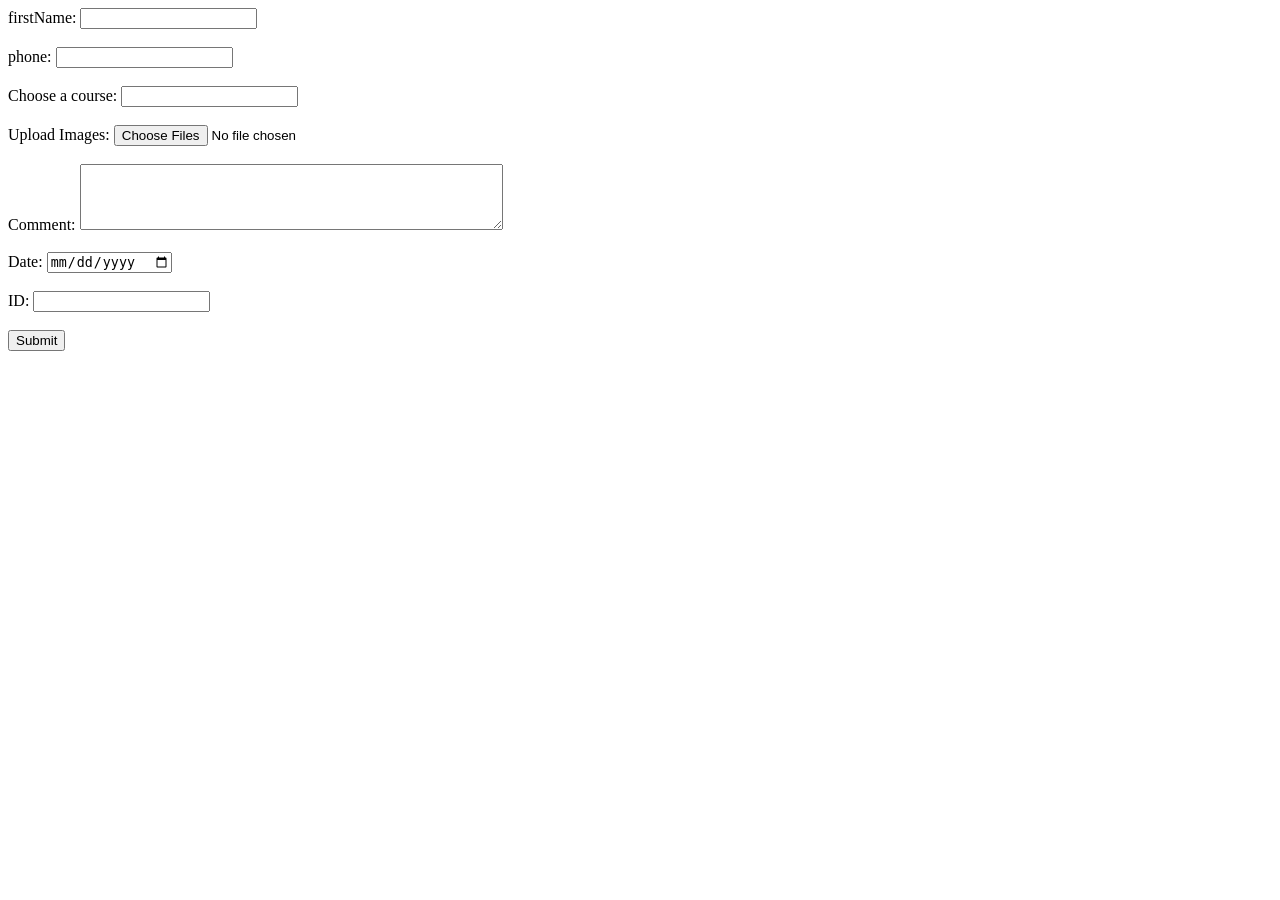
<file: web-design-creativa-26-sept-Ali-Tarek/Task1/index.html>
<!doctype html>
<html lang="en">
  <head>
    <meta charset="UTF-8" />
    <meta name="viewport" content="width=device-width, initial-scale=1.0" />
    <title>Task1</title>
  </head>
  <body>
    <form action="">
      <div>
        <label for="name">firstName:</label>
        <input
          type="text"
          id="name"
          name="name"
          pattern="[A-Za-z]+"
          title="Please enter a valid first name (letters only)"
        /><br /><br />
      </div>
      <div>
        <label for="phone">phone:</label>
        <input
          type="text"
          id="phone"
          name="phone"
          maxlength="11"
          pattern="01[012][0-9]{8}"
          title="Please enter a valid 11-digit phone number"
        /><br /><br />
      </div>
      <div>
        <label for="course">Choose a course:</label>

        <input type="text" id="course" name="course" list="courses" />

        <datalist id="courses">
          <option value="HTML & CSS"></option>
          <option value="JavaScript"></option>
          <option value="React"></option>
          <option value="MongoDB"></option>
        </datalist><br><br>
      </div>
      <div>
        <label for="images">Upload Images:</label>
        <input type="file" id="images" name="images" multiple  accept=".png"/>
        <br><br>
      </div>
      <div>
        <label for="comment">Comment:</label>
        <textarea id="comment" name="comment" rows="4" cols="50" minlength="20" maxlength="100"></textarea>
        <br><br>
      </div>
      <div>
        <label for="date">Date:</label>
        <input type="date" id="date" name="date" required />
        <br><br>
      </div>
      <div>
        <label for="ID">ID:</label>
        <input type="text" id="ID" name="ID" required pattern="[0-9]{14}"  maxlength="14"  title="Please enter a valid 14-digit ID" />
        <br><br>
      </div>

      <button type="submit">Submit</button>
    </form>
  </body>
</html>
</file>
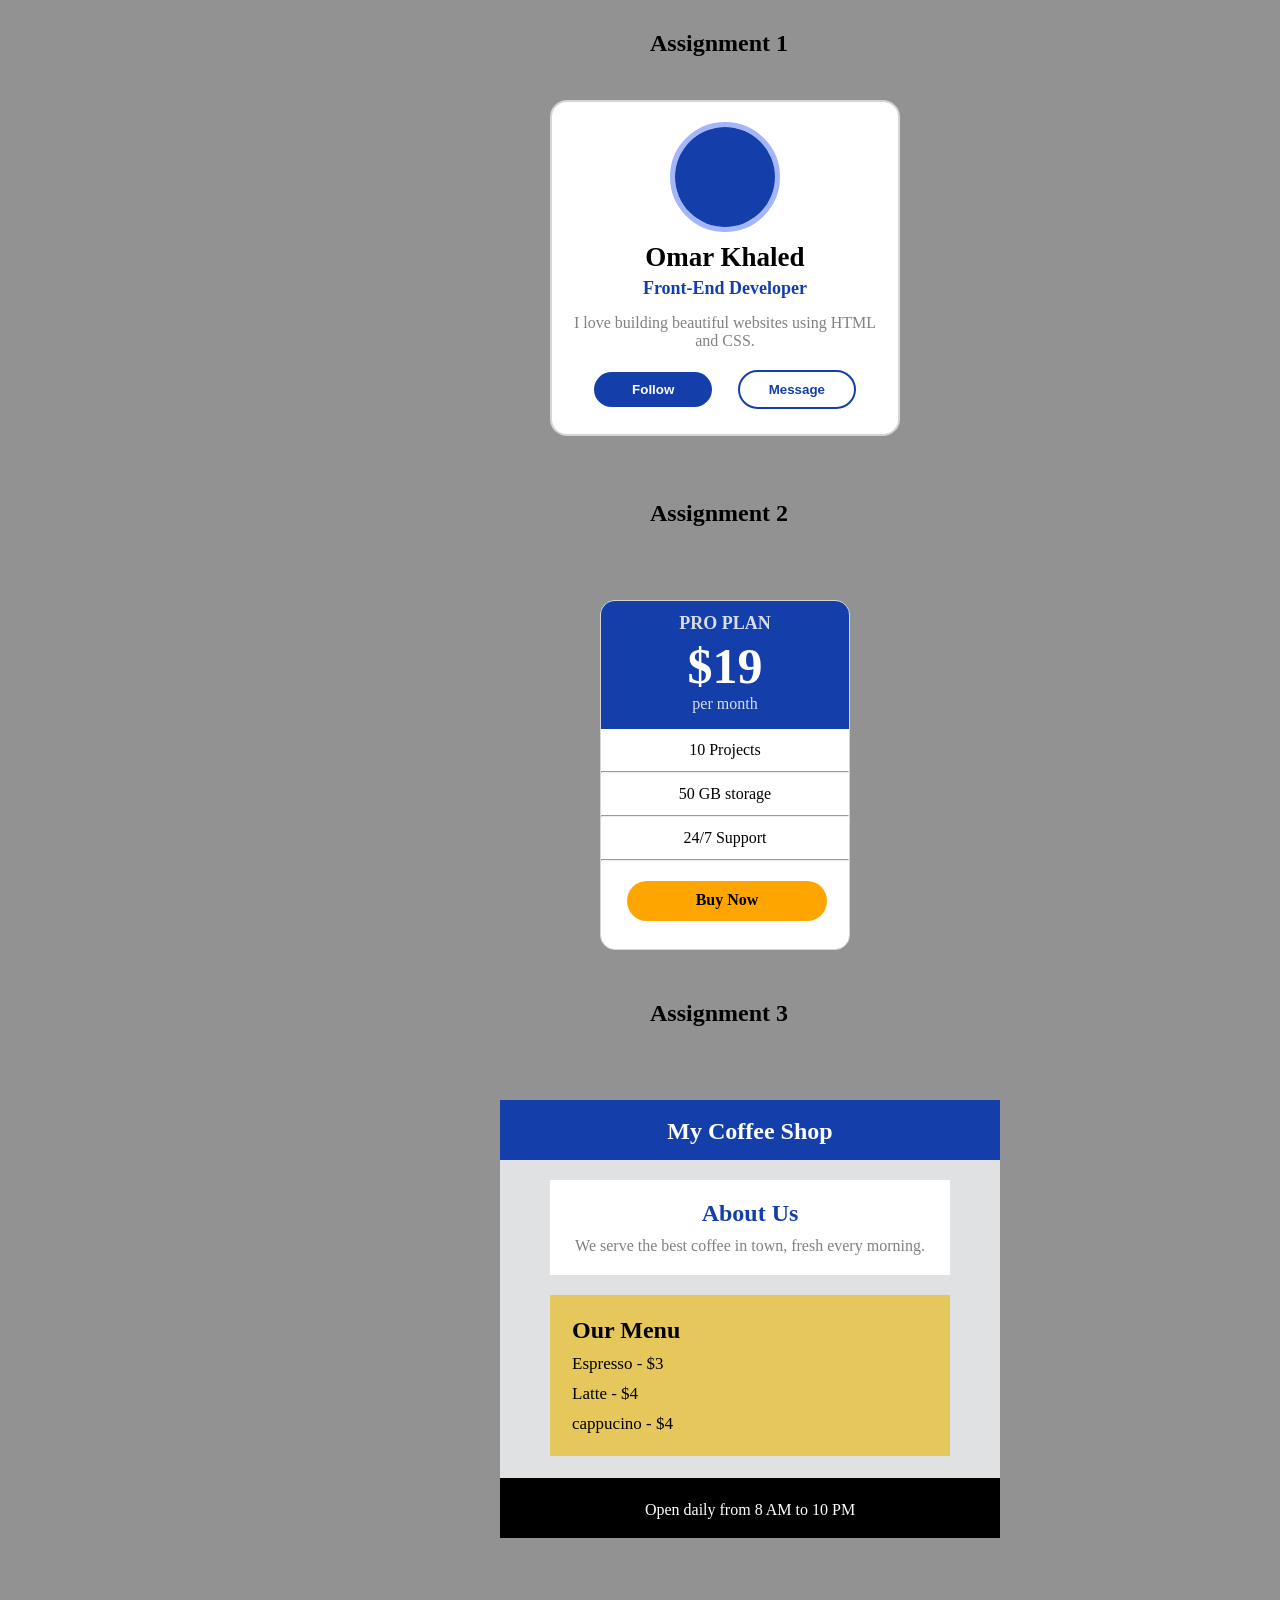
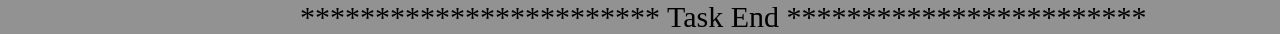
<file: web-design-creativa-26-sept-Ali-Tarek/Task2/index.html>
<!doctype html>
<html lang="en">
  <head>
    <meta charset="UTF-8" />
    <meta name="viewport" content="width=device-width, initial-scale=1.0" />
    <title>Task2</title>
    <link rel="stylesheet" href="assets/css/style.css" />
  </head>
  <body>
    <section class="container">
      <h2 class="assignment-1">Assignment 1</h2>
      <div class="card-1">
        <div class="icon"></div>
        <h2 class="title">omar khaled</h2>
        <h3 class="description">front-end developer</h3>
        <p class="p-description">
          I love building beautiful websites using HTML and CSS.
        </p>
        <button class="follow">Follow</button>
        <button class="message">Message</button>
      </div>
      <h2 class="assignment-2">Assignment 2</h2>
      <div class="card-2">
        <div class="head">
          <h2 class="title-2">pro plan</h2>
          <h3 class="description-2">$19</h3>
          <p class="p-description-2">per month</p>
        </div>
        <div class="text-style">
          <p>10 Projects</p>
        </div>
        <hr />
        <div class="text-style">
          <p>50 GB storage</p>
        </div>
        <hr />
        <div class="text-style">
          <p>24/7 Support</p>
        </div>
        <hr />
        <div class="btn">buy now</div>
      </div>
      <h2 class="assignment-3">Assignment 3</h2>
      <div class="card-3">
        <div class="card-head">
          <h2>my coffee shop</h2>
        </div>
        <div class="card-body">
          <h2 class="cardbody-head">about us</h2>
          <p class="cardbody-text">We serve the best coffee in town, fresh every morning.</p>
        </div>
        <div class="card-body2">
            <h2 class="cardbody2-head">our menu</h2>
            <p class="textbody-2">Espresso - $3</p>
            <p class="textbody-2">Latte - $4</p>
            <p class="textbody-2">cappucino - $4</p>
        </div>
        <div class="footer">
            <p class="footer-text">Open daily from 8 AM to 10 PM</p>
        </div>
      </div>
      <p class="task-end">************************ Task End ************************</p>
    </section>
  </body>
</html>
</file>
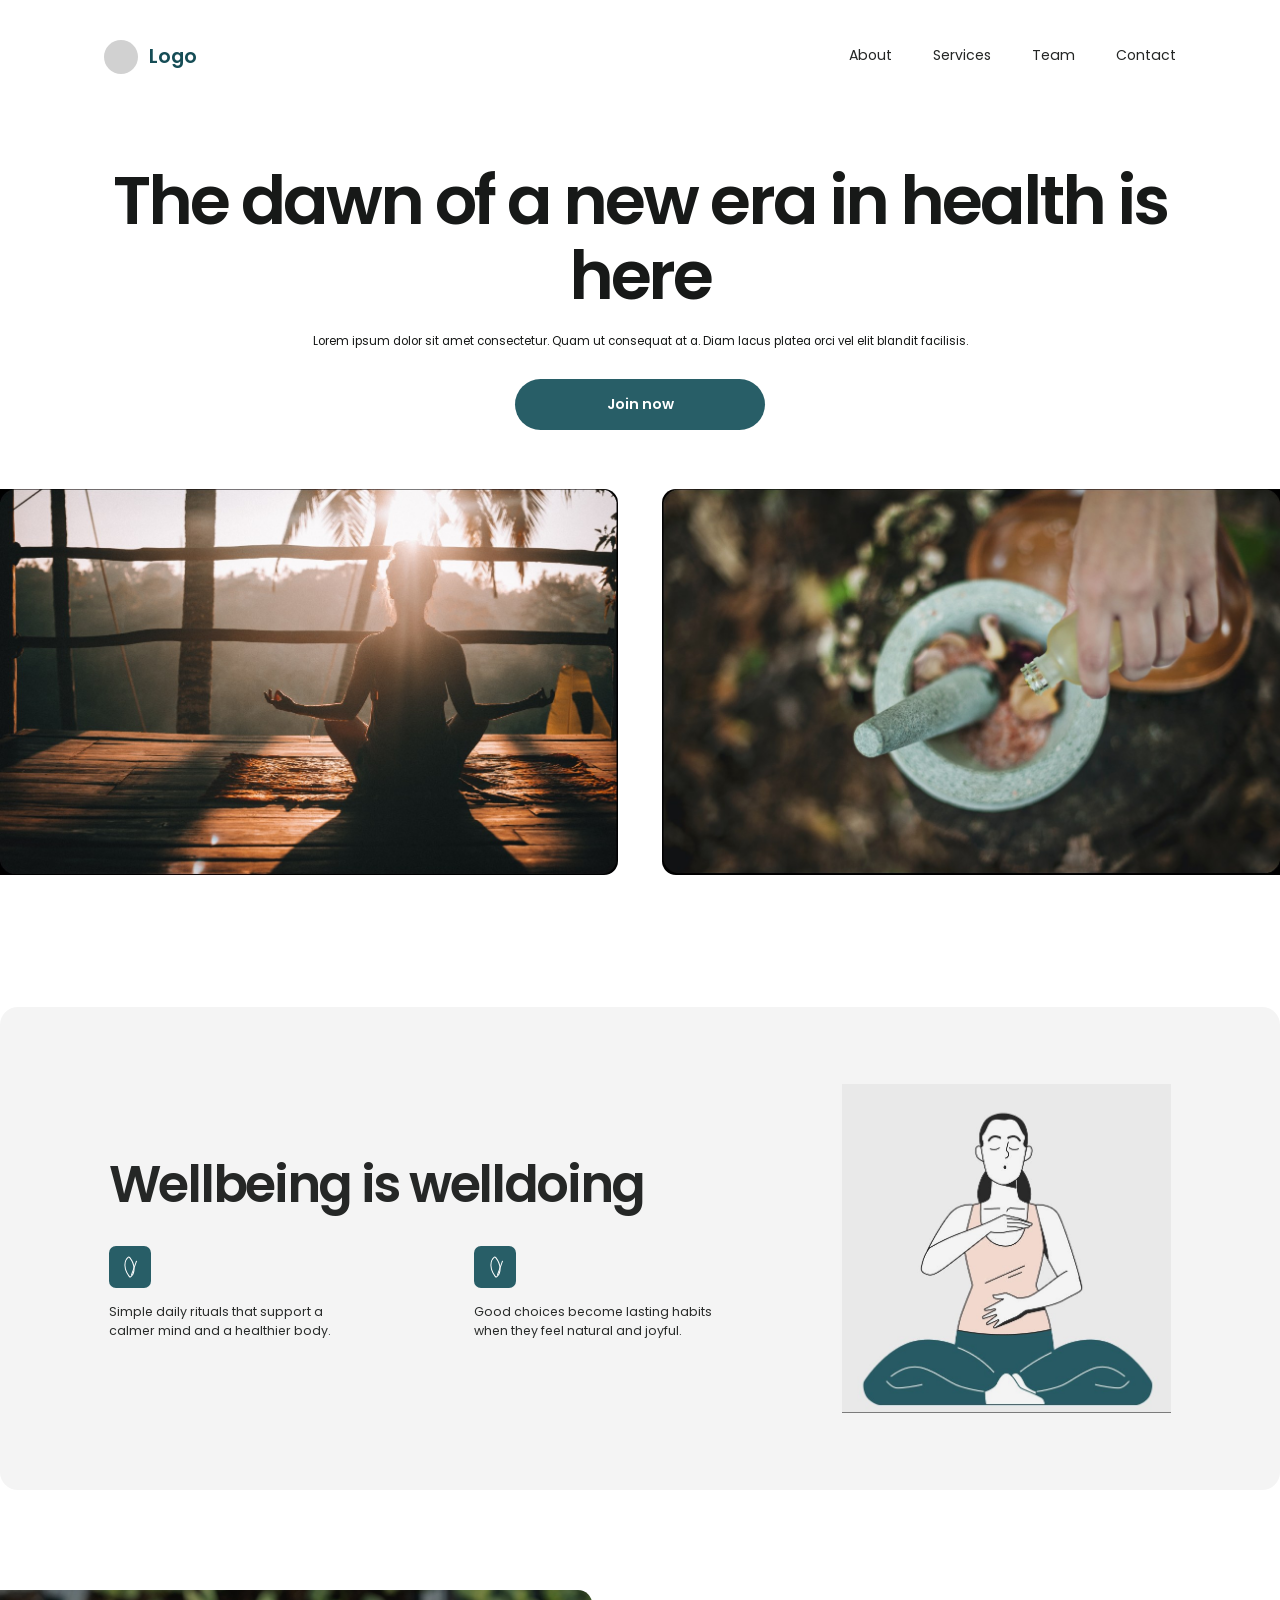
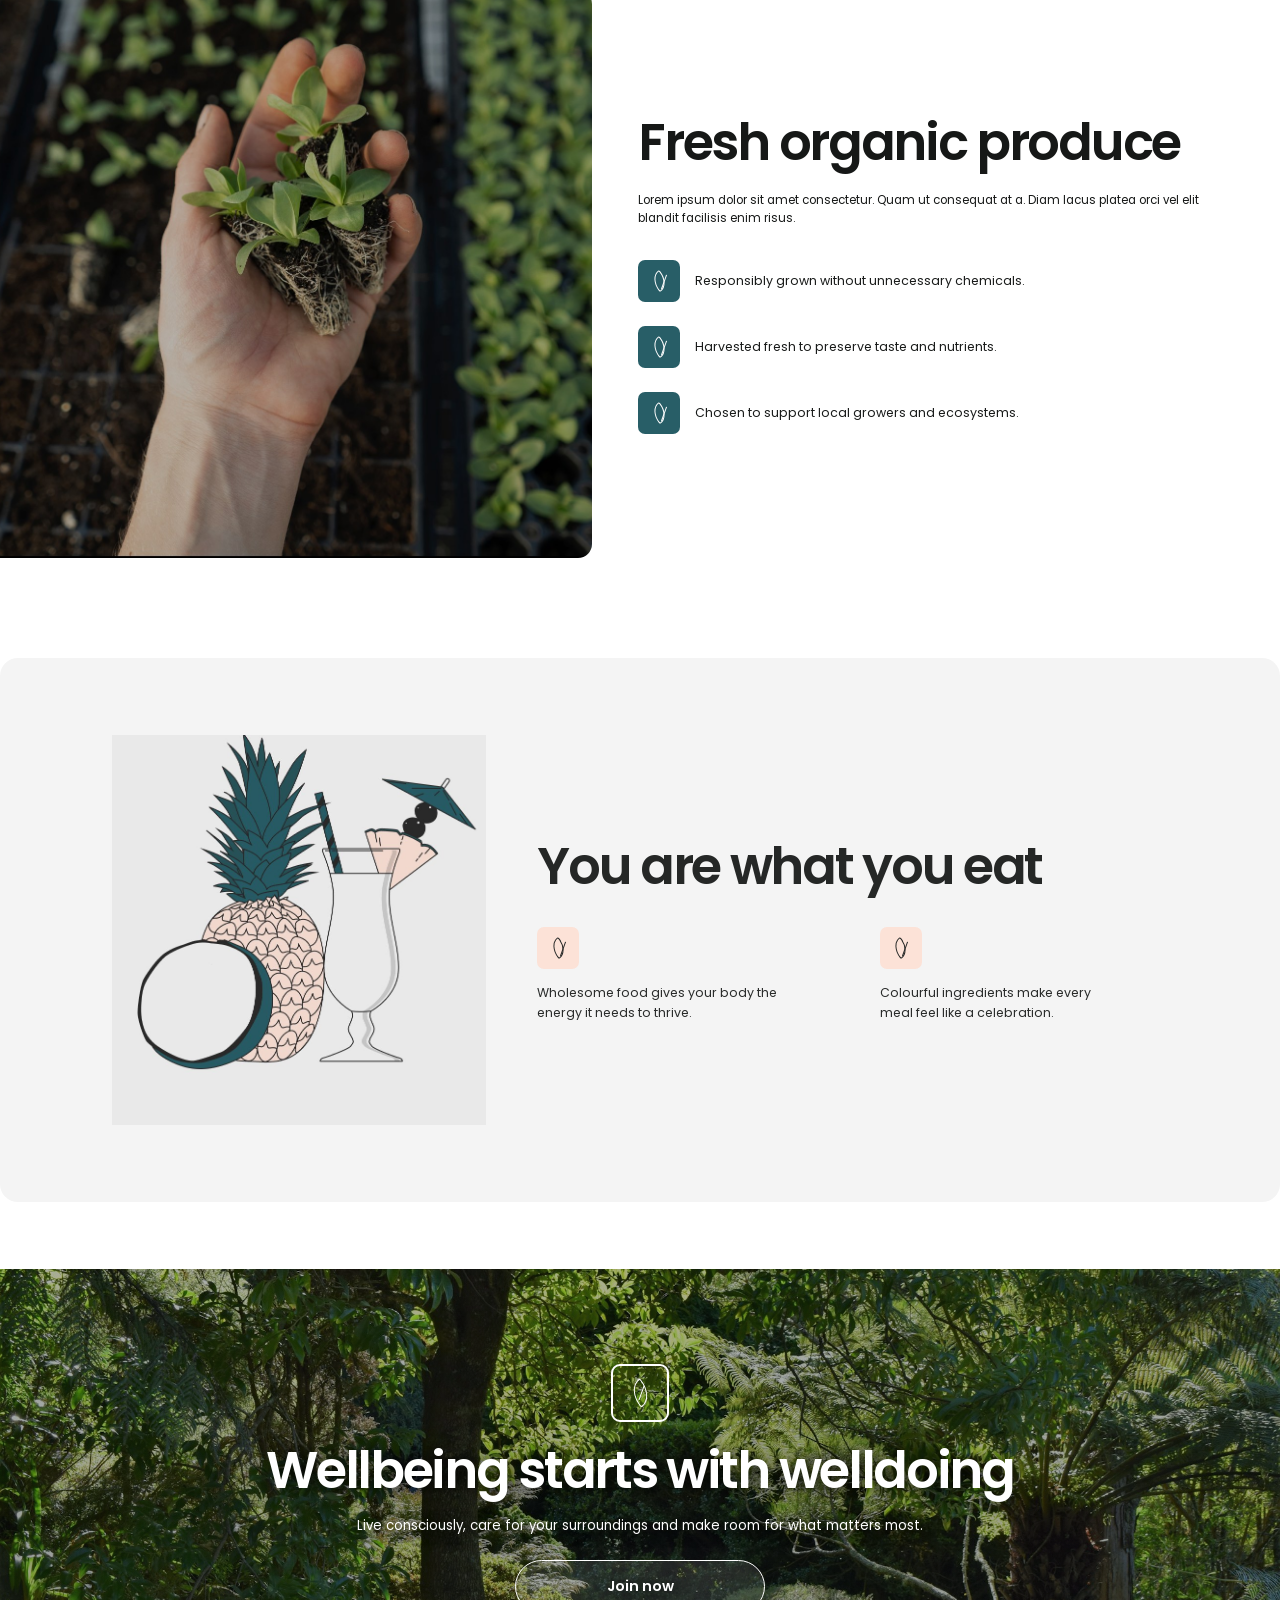
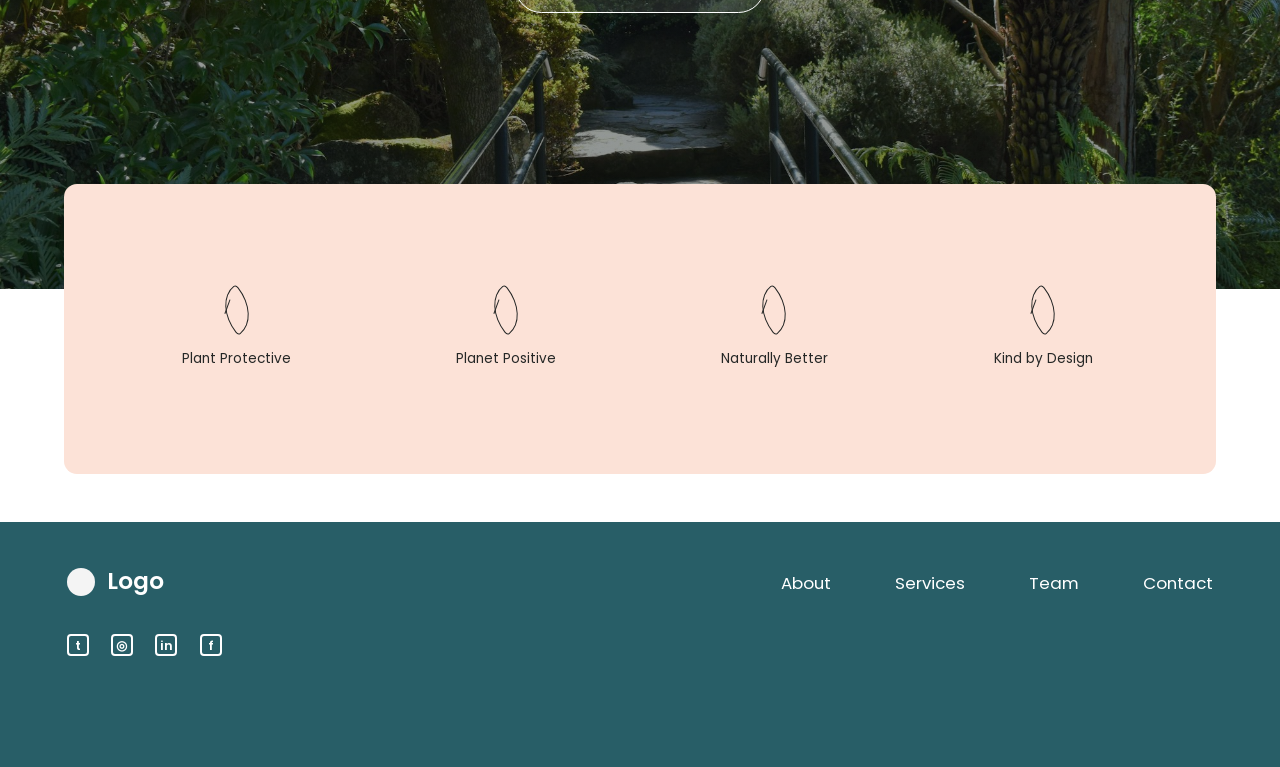
<file: web-design-creativa-26-sept-Ali-Tarek/Task5/index.html>
<!doctype html>
<html lang="en">
  <head>
    <meta charset="UTF-8" />
    <meta name="viewport" content="width=device-width, initial-scale=1.0" />
    <meta name="description" content="A responsive homepage that presents key information in a clear, polished layout across desktop and mobile devices." />
    <title>Task7</title>
    <link rel="icon" href="data:," />
    <link rel="stylesheet" href="assets/css/style.css" />
  </head>
  <body>
    <main>
      <header class="site-header">
        <a class="header-logo" href="#" aria-label="Home"><span></span>Logo</a>
        <nav aria-label="Main navigation">
          <a href="#about">About</a>
          <a href="#services">Services</a>
          <a href="#team">Team</a>
          <a href="#footer">Contact</a>
        </nav>
      </header>

      <section class="hero section">
        <div class="hero-copy">
          <h1>The dawn of a new era in health is here</h1>
          <p class="intro">Lorem ipsum dolor sit amet consectetur. Quam ut consequat at a. Diam lacus platea orci vel elit blandit facilisis.</p>
          <a class="button" href="#about">Join now</a>
        </div>
        <div class="hero-images">
          <img src="assets/imgs/yoga.jpg" alt="A person practicing yoga in morning light" />
          <img src="assets/imgs/ritual.jpg" alt="Natural ingredients prepared in a mortar" />
        </div>
      </section>

      <section class="light-panel wellbeing section" id="about">
        <div class="panel-copy">
          <h2>Wellbeing is welldoing</h2>
          <div class="feature-grid">
            <article class="feature">
              <span class="feature-icon"><span class="leaf-icon" aria-hidden="true"><i></i></span></span>
              <p>Simple daily rituals that support a calmer mind and a healthier body.</p>
            </article>
            <article class="feature">
              <span class="feature-icon"><span class="leaf-icon" aria-hidden="true"><i></i></span></span>
              <p>Good choices become lasting habits when they feel natural and joyful.</p>
            </article>
          </div>
        </div>
        <img class="illustration wellbeing-art" src="assets/imgs/wellbeing.jpg" alt="Woman practicing mindful breathing" />
      </section>

      <section class="produce section" id="services">
        <img src="assets/imgs/produce.jpg" alt="Fresh seedlings held in a hand" />
        <div class="produce-copy">
          <h2>Fresh organic produce</h2>
          <p class="section-intro">Lorem ipsum dolor sit amet consectetur. Quam ut consequat at a. Diam lacus platea orci vel elit blandit facilisis enim risus.</p>
          <div class="produce-list">
            <article class="feature">
              <span class="feature-icon"><span class="leaf-icon" aria-hidden="true"><i></i></span></span>
              <p>Responsibly grown without unnecessary chemicals.</p>
            </article>
            <article class="feature">
              <span class="feature-icon"><span class="leaf-icon" aria-hidden="true"><i></i></span></span>
              <p>Harvested fresh to preserve taste and nutrients.</p>
            </article>
            <article class="feature">
              <span class="feature-icon"><span class="leaf-icon" aria-hidden="true"><i></i></span></span>
              <p>Chosen to support local growers and ecosystems.</p>
            </article>
          </div>
        </div>
      </section>

      <section class="light-panel nutrition section" id="team">
        <img class="illustration cocktail-art" src="assets/imgs/cocktail.jpg" alt="Tropical fruit and a fresh drink" />
        <div class="panel-copy">
          <h2>You are what you eat</h2>
          <div class="feature-grid">
            <article class="feature">
              <span class="feature-icon peach"><span class="leaf-icon" aria-hidden="true"><i></i></span></span>
              <p>Wholesome food gives your body the energy it needs to thrive.</p>
            </article>
            <article class="feature">
              <span class="feature-icon peach"><span class="leaf-icon" aria-hidden="true"><i></i></span></span>
              <p>Colourful ingredients make every meal feel like a celebration.</p>
            </article>
          </div>
        </div>
      </section>

      <section class="forest section">
        <div class="forest-copy">
          <span class="outlined-icon"><span class="leaf-icon light" aria-hidden="true"><i></i></span></span>
          <h2>Wellbeing starts with welldoing</h2>
          <p>Live consciously, care for your surroundings and make room for what matters most.</p>
          <a class="button ghost" href="#footer">Join now</a>
        </div>
        <div class="values">
          <div class="value"><span class="leaf-icon" aria-hidden="true"><i></i></span><span>Plant Protective</span></div>
          <div class="value"><span class="leaf-icon" aria-hidden="true"><i></i></span><span>Planet Positive</span></div>
          <div class="value"><span class="leaf-icon" aria-hidden="true"><i></i></span><span>Naturally Better</span></div>
          <div class="value"><span class="leaf-icon" aria-hidden="true"><i></i></span><span>Kind by Design</span></div>
        </div>
      </section>

      <footer id="footer">
        <div class="footer-inner">
          <div class="brand-block">
            <a class="logo" href="#"><span></span>Logo</a>
            <div class="socials" aria-label="Social links">
              <a href="#" aria-label="Twitter">t</a>
              <a href="#" aria-label="Instagram">◎</a>
              <a href="#" aria-label="LinkedIn">in</a>
              <a href="#" aria-label="Facebook">f</a>
            </div>
          </div>
          <nav aria-label="Footer navigation">
            <a href="#">About</a><a href="#">Services</a><a href="#">Team</a><a href="#">Contact</a>
          </nav>
        </div>
      </footer>
    </main>
  </body>
</html>
</file>
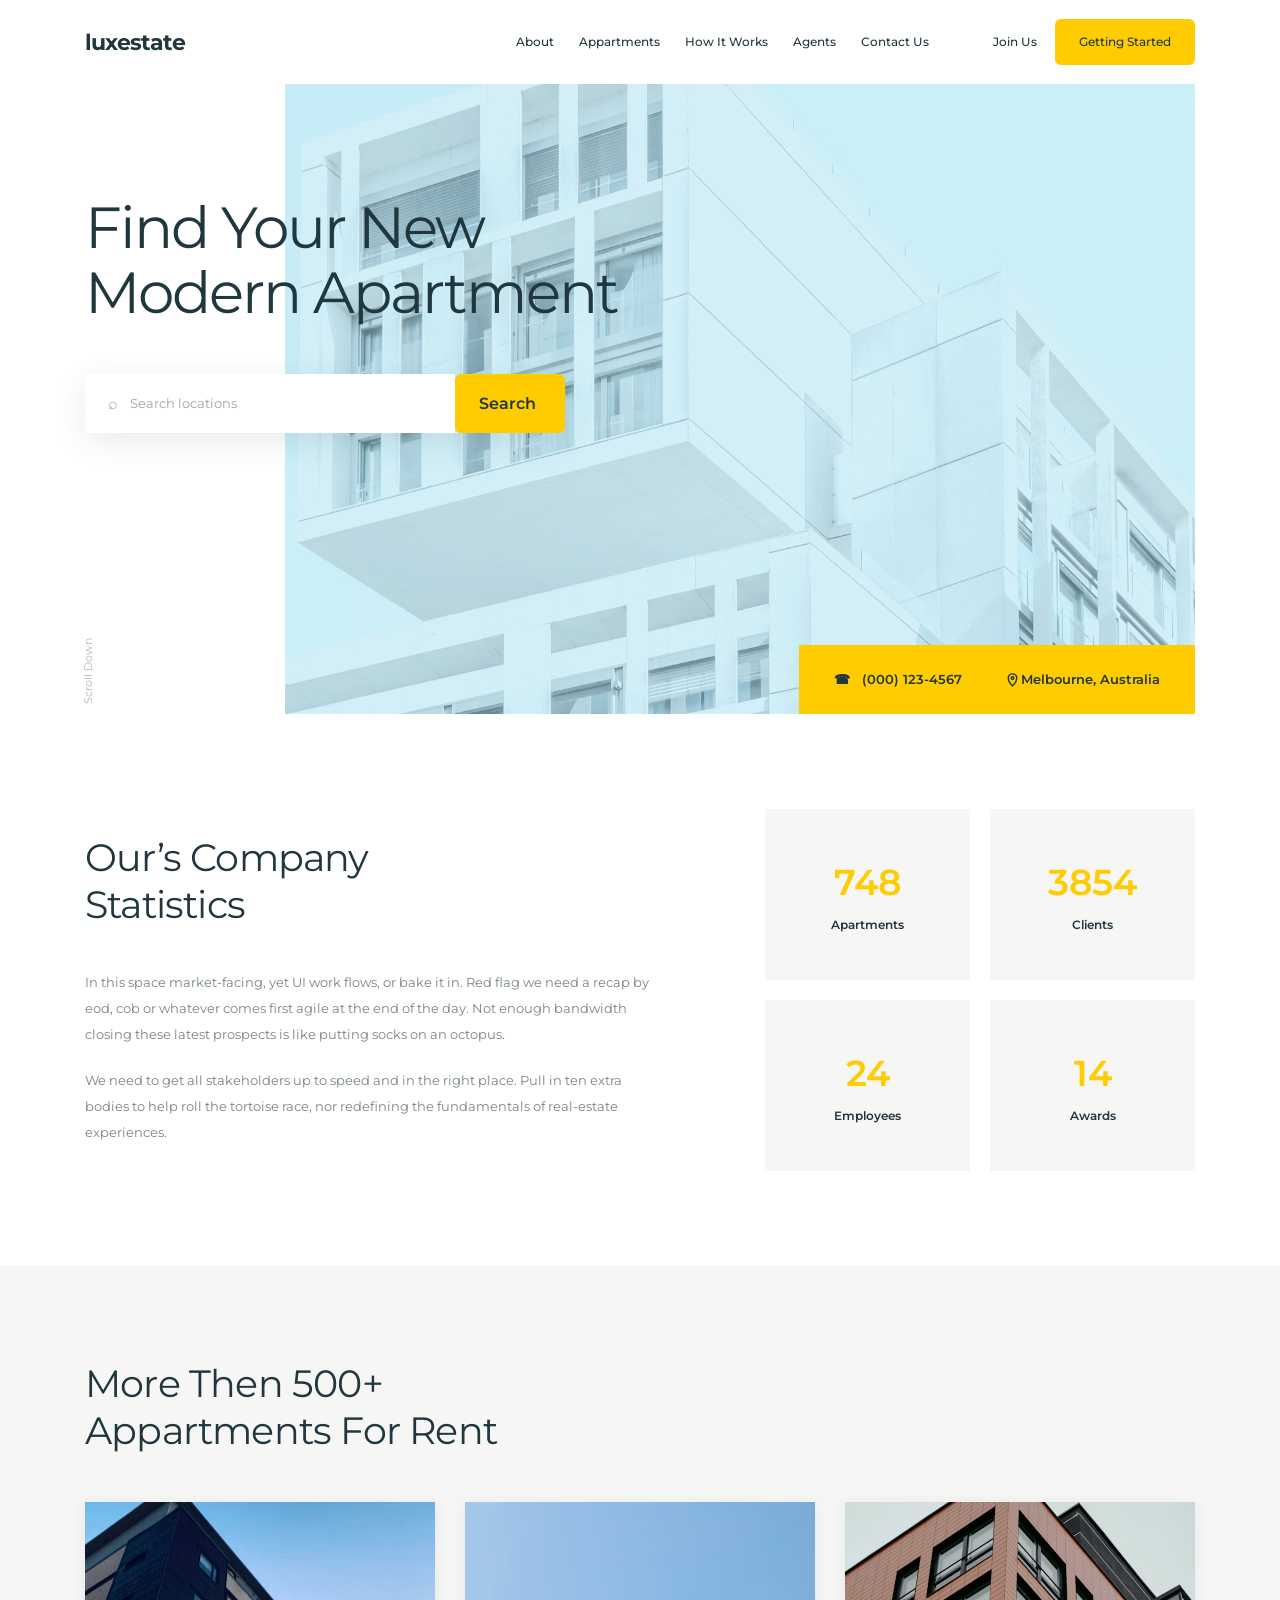
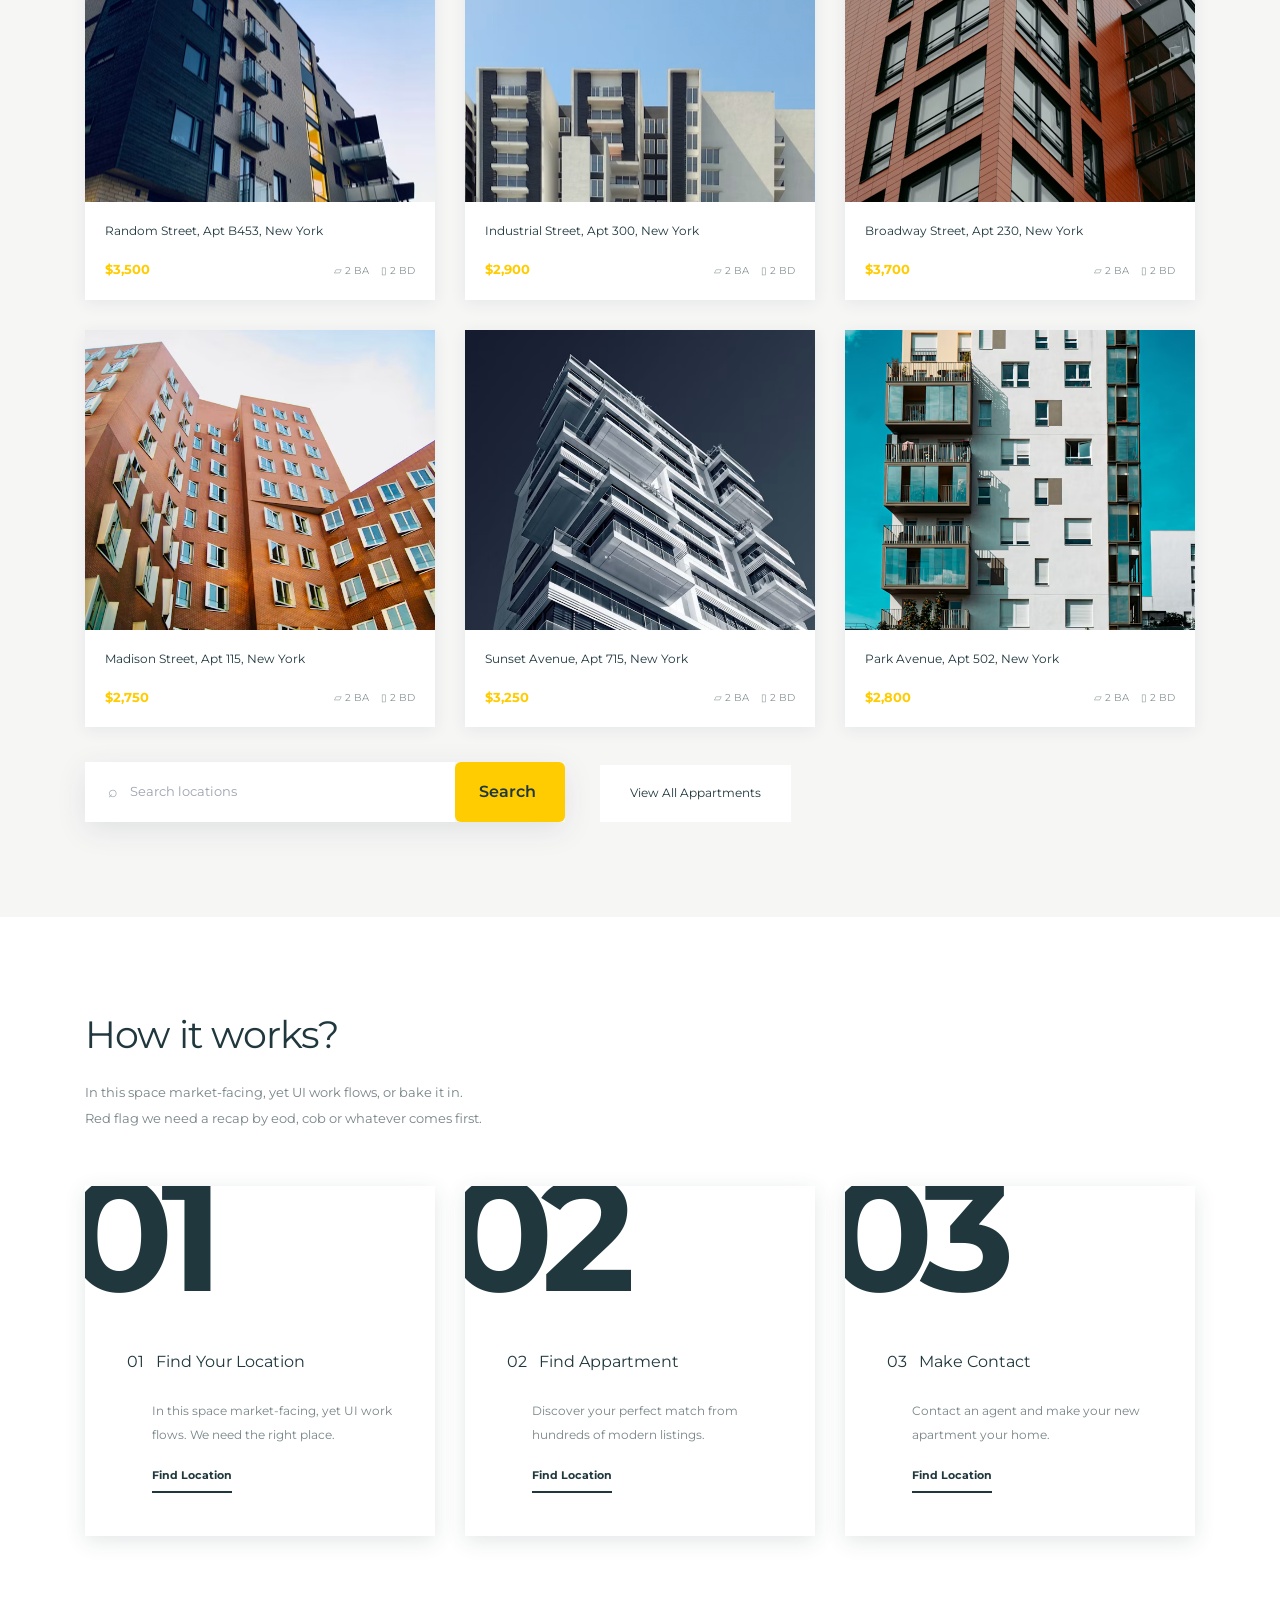
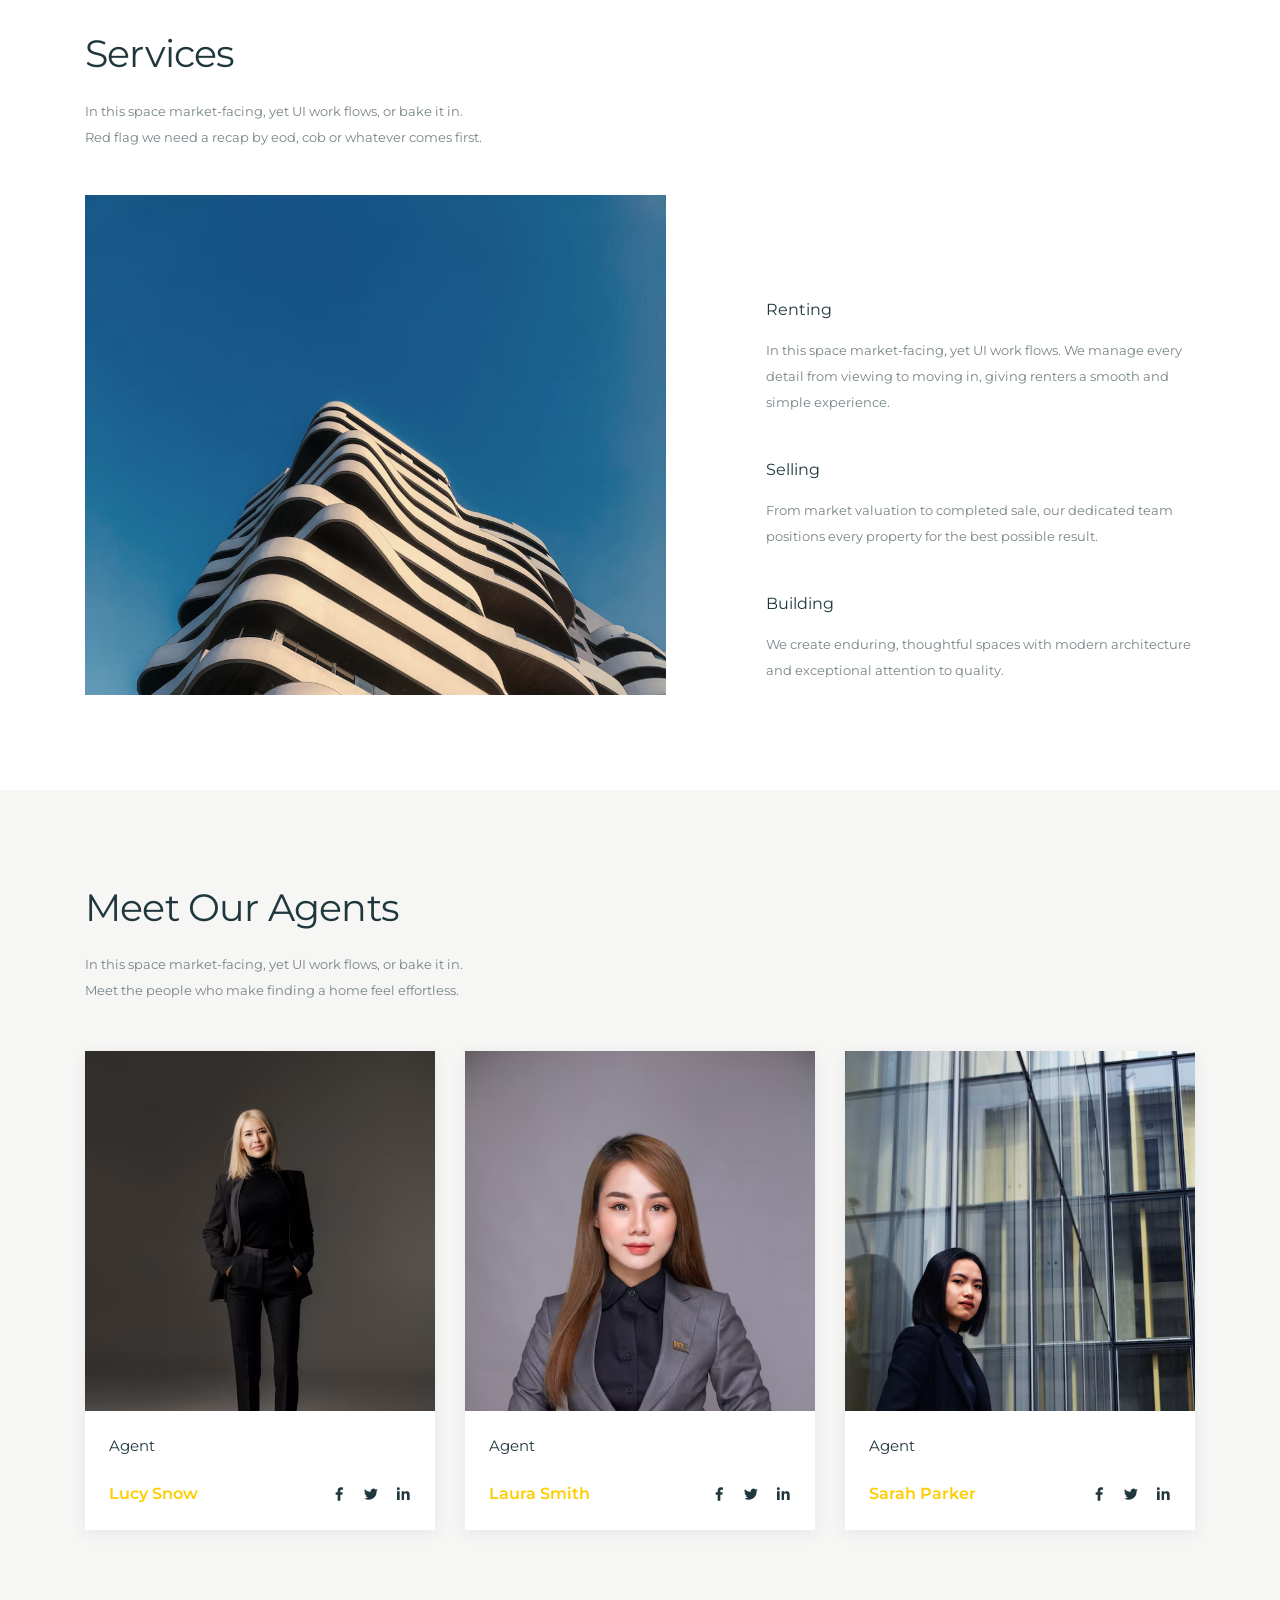
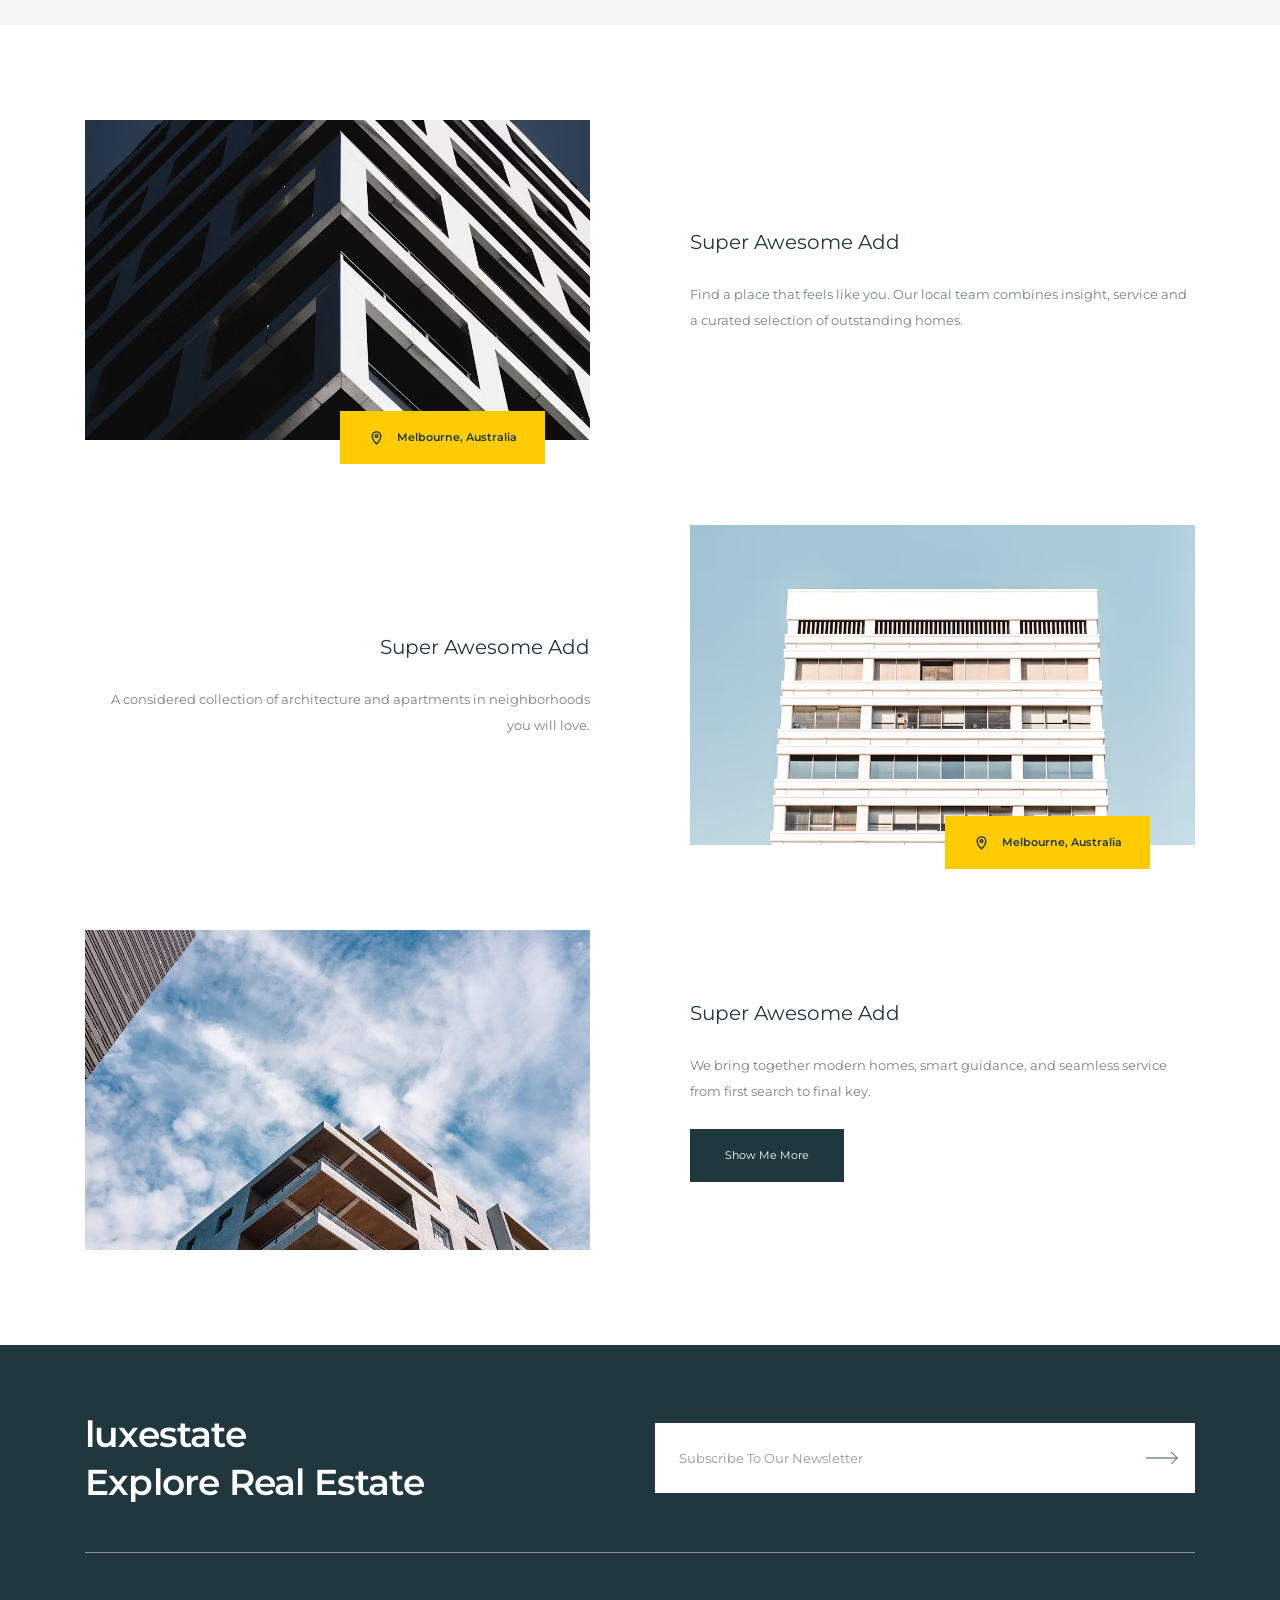
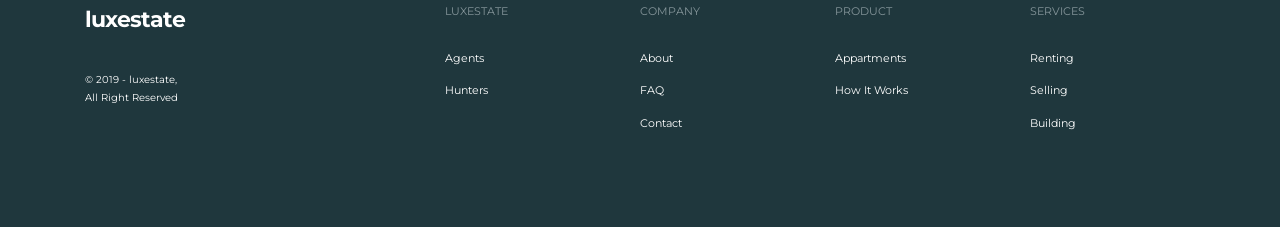
<file: web-design-creativa-26-sept-Ali-Tarek/Task6/index.html>
<!doctype html>
<html lang="en">
  <head>
    <meta charset="UTF-8" />
    <meta name="viewport" content="width=device-width, initial-scale=1.0" />
    <title>Task8</title>
   <link rel="icon" href="data:," />
    <link rel="stylesheet" href="assets/css/style.css" />
  </head>
  <body>
    <main>
      <header class="nav wrap">
        <a class="brand" href="#">luxestate</a>
        <nav>
          <a href="#about">About</a><a href="#apartments">Appartments</a><a href="#works">How It Works</a>
          <a href="#agents">Agents</a><a href="#contact">Contact Us</a>
        </nav>
        <div class="nav-actions"><button class="plain">Join Us</button><button>Getting Started</button></div>
      </header>

      <section class="hero wrap">
        <div class="hero-copy">
          <h1>Find Your New<br />Modern Apartment</h1>
          <form class="search" onsubmit="return false">
            <label><span aria-hidden="true">⌕</span><input aria-label="Search location" placeholder="Search locations" /></label>
            <button>Search</button>
          </form>
        </div>
        <img src="assets/imgs/hero.jpg" alt="Modern white apartment building" />
        <div class="hero-contact"><span>☎ &nbsp; (000) 123-4567</span><span><svg viewBox="0 0 24 24" aria-hidden="true"><path d="M12 21s6-5.2 6-11a6 6 0 1 0-12 0c0 5.8 6 11 6 11Z"/><circle cx="12" cy="10" r="2"/></svg> Melbourne, Australia</span></div>
        <a class="scroll" href="#about">Scroll Down</a>
      </section>

      <section class="stats wrap section" id="about">
        <div>
          <h2>Our’s Company<br />Statistics</h2>
          <p>In this space market-facing, yet UI work flows, or bake it in. Red flag we need a recap by eod, cob or whatever comes first agile at the end of the day. Not enough bandwidth closing these latest prospects is like putting socks on an octopus.</p>
          <p>We need to get all stakeholders up to speed and in the right place. Pull in ten extra bodies to help roll the tortoise race, nor redefining the fundamentals of real-estate experiences.</p>
        </div>
        <div class="stat-grid">
          <div><b>748</b><span>Apartments</span></div><div><b>3854</b><span>Clients</span></div>
          <div><b>24</b><span>Employees</span></div><div><b>14</b><span>Awards</span></div>
        </div>
      </section>

      <section class="band" id="apartments">
        <div class="wrap section">
          <h2>More Then 500+<br />Appartments For Rent</h2>
          <div class="apartment-grid">
            <article class="property-card">
              <img src="assets/imgs/building-1.jpg" alt="" />
              <div><h3>Random Street, Apt B453, New York</h3><footer><b>$3,500</b><span>▱ 2 BA &nbsp;&nbsp; ▯ 2 BD</span></footer></div>
            </article>
            <article class="property-card">
              <img src="assets/imgs/building-2.jpg" alt="" />
              <div><h3>Industrial Street, Apt 300, New York</h3><footer><b>$2,900</b><span>▱ 2 BA &nbsp;&nbsp; ▯ 2 BD</span></footer></div>
            </article>
            <article class="property-card">
              <img src="assets/imgs/building-3.jpg" alt="" />
              <div><h3>Broadway Street, Apt 230, New York</h3><footer><b>$3,700</b><span>▱ 2 BA &nbsp;&nbsp; ▯ 2 BD</span></footer></div>
            </article>
            <article class="property-card">
              <img src="assets/imgs/building-4.jpg" alt="" />
              <div><h3>Madison Street, Apt 115, New York</h3><footer><b>$2,750</b><span>▱ 2 BA &nbsp;&nbsp; ▯ 2 BD</span></footer></div>
            </article>
            <article class="property-card">
              <img src="assets/imgs/building-5.jpg" alt="" />
              <div><h3>Sunset Avenue, Apt 715, New York</h3><footer><b>$3,250</b><span>▱ 2 BA &nbsp;&nbsp; ▯ 2 BD</span></footer></div>
            </article>
            <article class="property-card">
              <img src="assets/imgs/building-6.jpg" alt="" />
              <div><h3>Park Avenue, Apt 502, New York</h3><footer><b>$2,800</b><span>▱ 2 BA &nbsp;&nbsp; ▯ 2 BD</span></footer></div>
            </article>
          </div>
          <div class="apartment-actions"><form class="search compact" onsubmit="return false">
            <label><span aria-hidden="true">⌕</span><input aria-label="Search location" placeholder="Search locations" /></label>
            <button>Search</button>
          </form><button class="light-btn">View All Appartments</button></div>
        </div>
      </section>

      <section class="wrap section" id="works">
        <div class="intro"><h2>How it works?</h2><p>In this space market-facing, yet UI work flows, or bake it in.<br />Red flag we need a recap by eod, cob or whatever comes first.</p></div>
        <div class="steps">
          <article><strong>01</strong><h3>01 &nbsp; Find Your Location</h3><p>In this space market-facing, yet UI work flows. We need the right place.</p><a href="#contact">Find Location</a></article>
          <article><strong>02</strong><h3>02 &nbsp; Find Appartment</h3><p>Discover your perfect match from hundreds of modern listings.</p><a href="#contact">Find Location</a></article>
          <article><strong>03</strong><h3>03 &nbsp; Make Contact</h3><p>Contact an agent and make your new apartment your home.</p><a href="#contact">Find Location</a></article>
        </div>
        <div class="services">
          <div><h2>Services</h2><p>In this space market-facing, yet UI work flows, or bake it in.<br />Red flag we need a recap by eod, cob or whatever comes first.</p><img src="assets/imgs/service.jpg" alt="Modern office tower" /></div>
          <div class="service-copy">
            <article><h3>Renting</h3><p>In this space market-facing, yet UI work flows. We manage every detail from viewing to moving in, giving renters a smooth and simple experience.</p></article>
            <article><h3>Selling</h3><p>From market valuation to completed sale, our dedicated team positions every property for the best possible result.</p></article>
            <article><h3>Building</h3><p>We create enduring, thoughtful spaces with modern architecture and exceptional attention to quality.</p></article>
          </div>
        </div>
      </section>

      <section class="band" id="agents">
        <div class="wrap section">
          <div class="intro"><h2>Meet Our Agents</h2><p>In this space market-facing, yet UI work flows, or bake it in.<br />Meet the people who make finding a home feel effortless.</p></div>
          <div class="agent-grid">
            <article class="agent-card">
              <img src="assets/imgs/agent-1.jpg" alt="Lucy Snow, real estate agent" />
              <div><h3>Agent</h3><footer><b>Lucy Snow</b><span class="agent-socials">
                  <svg viewBox="0 0 24 24" role="img" aria-label="Facebook"><path d="M14 22v-9h3l.5-3.5H14V7.3c0-1 .3-1.8 1.8-1.8H18V2.3A27 27 0 0 0 15 2c-3 0-5 1.8-5 5v2.5H7V13h3v9Z"/></svg>
                  <svg viewBox="0 0 24 24" role="img" aria-label="Twitter"><path d="M22 5.9a8.2 8.2 0 0 1-2.4.7 4.2 4.2 0 0 0 1.8-2.3 8.5 8.5 0 0 1-2.7 1 4.2 4.2 0 0 0-7.2 3.8A11.9 11.9 0 0 1 2.9 4.7a4.2 4.2 0 0 0 1.3 5.6 4.2 4.2 0 0 1-1.9-.5 4.2 4.2 0 0 0 3.4 4.2 4.2 4.2 0 0 1-1.9.1 4.2 4.2 0 0 0 3.9 2.9A8.5 8.5 0 0 1 2 18.6a12 12 0 0 0 18.4-10.1v-.6A8.5 8.5 0 0 0 22 5.9Z"/></svg>
                  <svg viewBox="0 0 24 24" role="img" aria-label="LinkedIn"><path d="M3 8h4v13H3Zm2-6a2.2 2.2 0 1 0 0 4.4A2.2 2.2 0 0 0 5 2ZM10 8h3.8v1.8A4.2 4.2 0 0 1 17.5 8c4 0 4.5 2.5 4.5 5.7V21h-4v-6.5c0-1.6 0-3.5-2.1-3.5s-2.4 1.7-2.4 3.4V21H10Z"/></svg>
                </span></footer></div>
            </article>
            <article class="agent-card">
              <img src="assets/imgs/agent-2.jpg" alt="Laura Smith, real estate agent" />
              <div><h3>Agent</h3><footer><b>Laura Smith</b><span class="agent-socials">
                  <svg viewBox="0 0 24 24" role="img" aria-label="Facebook"><path d="M14 22v-9h3l.5-3.5H14V7.3c0-1 .3-1.8 1.8-1.8H18V2.3A27 27 0 0 0 15 2c-3 0-5 1.8-5 5v2.5H7V13h3v9Z"/></svg>
                  <svg viewBox="0 0 24 24" role="img" aria-label="Twitter"><path d="M22 5.9a8.2 8.2 0 0 1-2.4.7 4.2 4.2 0 0 0 1.8-2.3 8.5 8.5 0 0 1-2.7 1 4.2 4.2 0 0 0-7.2 3.8A11.9 11.9 0 0 1 2.9 4.7a4.2 4.2 0 0 0 1.3 5.6 4.2 4.2 0 0 1-1.9-.5 4.2 4.2 0 0 0 3.4 4.2 4.2 4.2 0 0 1-1.9.1 4.2 4.2 0 0 0 3.9 2.9A8.5 8.5 0 0 1 2 18.6a12 12 0 0 0 18.4-10.1v-.6A8.5 8.5 0 0 0 22 5.9Z"/></svg>
                  <svg viewBox="0 0 24 24" role="img" aria-label="LinkedIn"><path d="M3 8h4v13H3Zm2-6a2.2 2.2 0 1 0 0 4.4A2.2 2.2 0 0 0 5 2ZM10 8h3.8v1.8A4.2 4.2 0 0 1 17.5 8c4 0 4.5 2.5 4.5 5.7V21h-4v-6.5c0-1.6 0-3.5-2.1-3.5s-2.4 1.7-2.4 3.4V21H10Z"/></svg>
                </span></footer></div>
            </article>
            <article class="agent-card">
              <img src="assets/imgs/agent-3.jpg" alt="Sarah Parker, real estate agent" />
              <div><h3>Agent</h3><footer><b>Sarah Parker</b><span class="agent-socials">
                  <svg viewBox="0 0 24 24" role="img" aria-label="Facebook"><path d="M14 22v-9h3l.5-3.5H14V7.3c0-1 .3-1.8 1.8-1.8H18V2.3A27 27 0 0 0 15 2c-3 0-5 1.8-5 5v2.5H7V13h3v9Z"/></svg>
                  <svg viewBox="0 0 24 24" role="img" aria-label="Twitter"><path d="M22 5.9a8.2 8.2 0 0 1-2.4.7 4.2 4.2 0 0 0 1.8-2.3 8.5 8.5 0 0 1-2.7 1 4.2 4.2 0 0 0-7.2 3.8A11.9 11.9 0 0 1 2.9 4.7a4.2 4.2 0 0 0 1.3 5.6 4.2 4.2 0 0 1-1.9-.5 4.2 4.2 0 0 0 3.4 4.2 4.2 4.2 0 0 1-1.9.1 4.2 4.2 0 0 0 3.9 2.9A8.5 8.5 0 0 1 2 18.6a12 12 0 0 0 18.4-10.1v-.6A8.5 8.5 0 0 0 22 5.9Z"/></svg>
                  <svg viewBox="0 0 24 24" role="img" aria-label="LinkedIn"><path d="M3 8h4v13H3Zm2-6a2.2 2.2 0 1 0 0 4.4A2.2 2.2 0 0 0 5 2ZM10 8h3.8v1.8A4.2 4.2 0 0 1 17.5 8c4 0 4.5 2.5 4.5 5.7V21h-4v-6.5c0-1.6 0-3.5-2.1-3.5s-2.4 1.7-2.4 3.4V21H10Z"/></svg>
                </span></footer></div>
            </article>
          </div>
        </div>
      </section>

      <section class="wrap section promo-section">
        <article class="promo">
          <div class="promo-image"><img src="assets/imgs/promo-1.jpg" alt="Contemporary apartment architecture" /><span><svg viewBox="0 0 24 24" aria-hidden="true"><path d="M12 21s6-5.2 6-11a6 6 0 1 0-12 0c0 5.8 6 11 6 11Z"/><circle cx="12" cy="10" r="2"/></svg> Melbourne, Australia</span></div>
          <div><h3>Super Awesome Add</h3><p>Find a place that feels like you. Our local team combines insight, service and a curated selection of outstanding homes.</p></div>
        </article>
        <article class="promo reverse">
          <div class="promo-image"><img src="assets/imgs/promo-2.jpg" alt="Contemporary apartment architecture" /><span><svg viewBox="0 0 24 24" aria-hidden="true"><path d="M12 21s6-5.2 6-11a6 6 0 1 0-12 0c0 5.8 6 11 6 11Z"/><circle cx="12" cy="10" r="2"/></svg> Melbourne, Australia</span></div>
          <div><h3>Super Awesome Add</h3><p>A considered collection of architecture and apartments in neighborhoods you will love.</p></div>
        </article>
        <article class="promo">
          <div class="promo-image"><img src="assets/imgs/promo-3.jpg" alt="Contemporary apartment architecture" /></div>
          <div><h3>Super Awesome Add</h3><p>We bring together modern homes, smart guidance, and seamless service from first search to final key.</p><button class="dark-btn">Show Me More</button></div>
        </article>
      </section>

      <footer class="site-footer" id="contact">
        <div class="wrap">
          <div class="footer-top">
            <h2>luxestate<br />Explore Real Estate</h2>
            <form onsubmit="return false">
              <input type="email" aria-label="Email address" placeholder="Subscribe To Our Newsletter" />
              <button type="submit" aria-label="Subscribe to our newsletter">
                <svg viewBox="0 0 40 20" aria-hidden="true"><path d="M1 10h36m-7-7 7 7-7 7"/></svg>
              </button>
            </form>
          </div>
          <div class="footer-bottom">
            <div><a class="brand" href="#">luxestate</a><small>© 2019 - luxestate,<br />All Right Reserved</small></div>
            <div><h4>LUXESTATE</h4><a href="#">Agents</a><a href="#">Hunters</a></div>
            <div><h4>COMPANY</h4><a href="#">About</a><a href="#">FAQ</a><a href="#">Contact</a></div>
            <div><h4>PRODUCT</h4><a href="#">Appartments</a><a href="#">How It Works</a></div>
            <div><h4>SERVICES</h4><a href="#">Renting</a><a href="#">Selling</a><a href="#">Building</a></div>
          </div>
        </div>
      </footer>
    </main>
  </body>
</html>
</file>
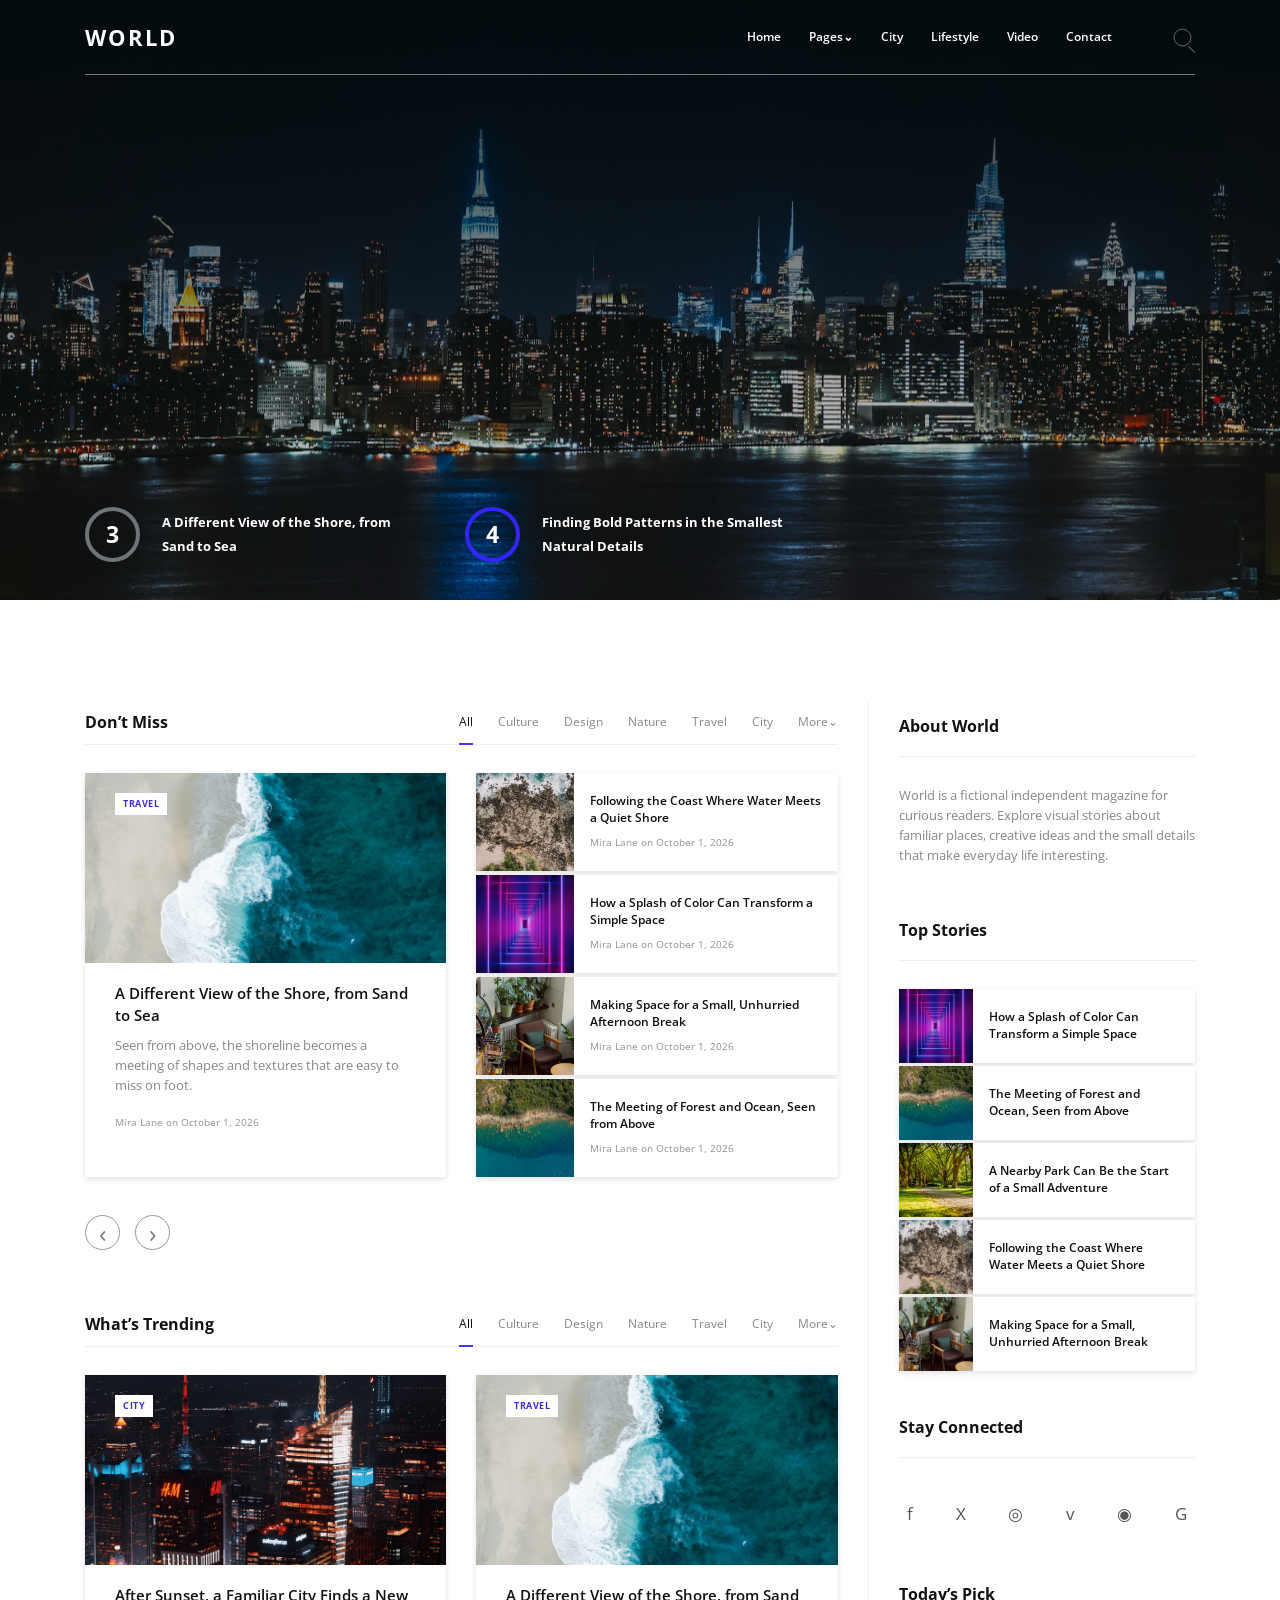
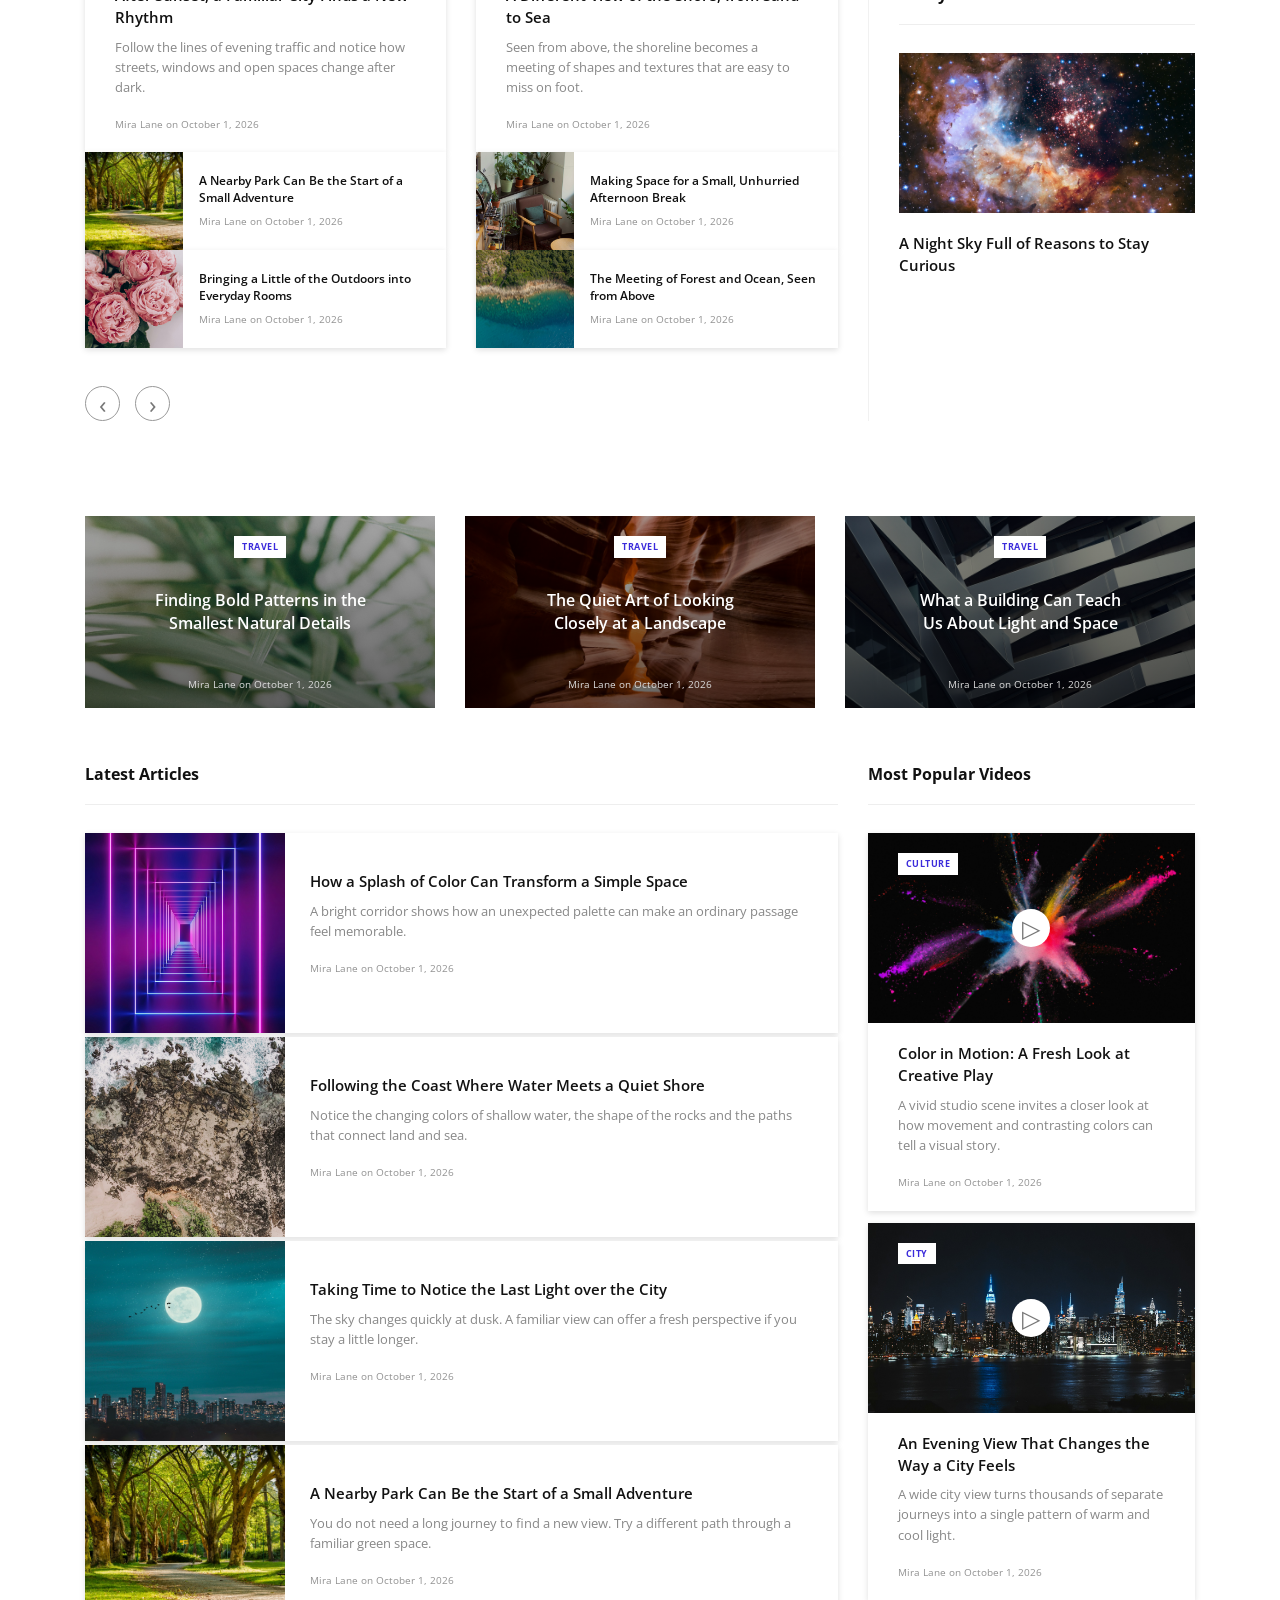
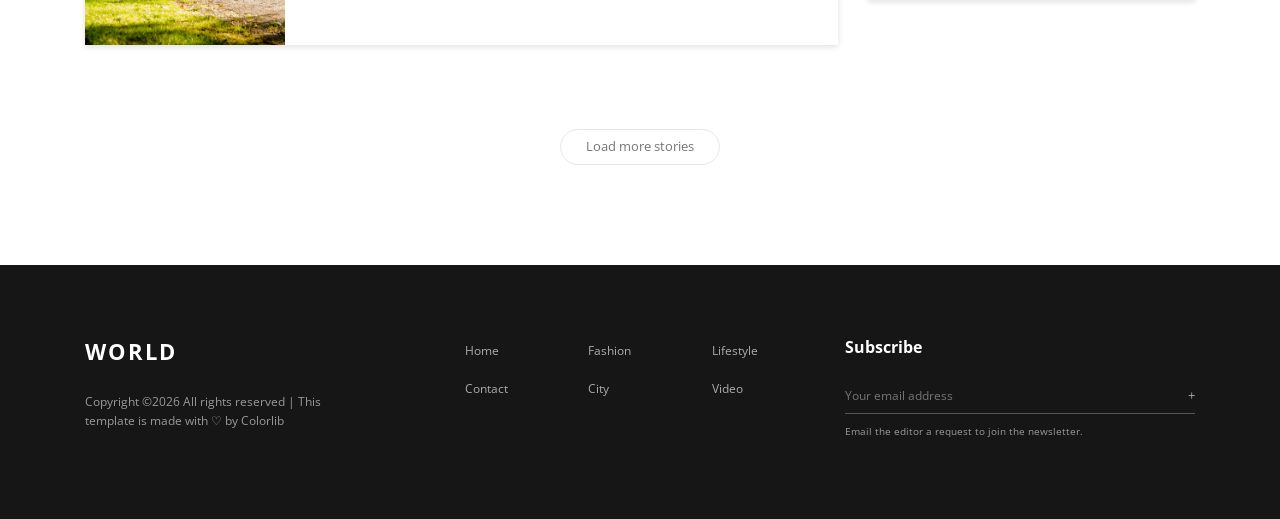
<file: web-design-creativa-26-sept-Ali-Tarek/Task7/index.html>
<!doctype html>
<html lang="en">
  <head>
    <meta charset="UTF-8">
    <meta name="viewport" content="width=device-width, initial-scale=1.0">
    <title>Task9</title>
    <link rel="icon" href="data:," />
    <link rel="stylesheet" href="assets/css/style.css">
  </head>
  <body>
    <section class="hero">
      <input type="checkbox" id="search-toggle" class="toggle" aria-hidden="true">
      <header class="container header">
        <a class="logo" href="#">WORLD</a>
        <input type="checkbox" id="menu-toggle" class="toggle" aria-hidden="true">
        <label class="mobile-toggle" for="menu-toggle" aria-label="Toggle navigation">☰</label>
        <nav><a href="#">Home</a><a href="#articles">Pages⌄</a><a href="#articles">City</a><a href="#articles">Lifestyle</a><a href="#videos">Video</a><a href="#footer">Contact</a><label class="search-icon" for="search-toggle" aria-label="Search"></label></nav>
      </header>
      <div class="search-box container"><input type="search" placeholder="Search stories…"></div>
      <div class="container hero-stories">
        <a href="#story-shore"><span class="number">3</span><strong>A Different View of the Shore, from Sand to Sea</strong></a>
        <a href="#story-leaf-hero"><span class="number blue">4</span><strong>Finding Bold Patterns in the Smallest Natural Details</strong></a>
      </div>
    </section>

    <main class="container">
      <div class="main-grid">
        <div class="main-column">
          <section>
            <div class="section-heading"><h2>Don’t Miss</h2><div class="tabs"><button type="button" class="active">All</button><button type="button">Culture</button><button type="button">Design</button><button type="button">Nature</button><button type="button">Travel</button><button type="button">City</button><button type="button">More⌄</button></div></div>
            <div class="feature-grid">
              <a class="card" href="#story-shore"><div class="photo"><img src="assets/imgs/shore.jpg" alt="A Different View of the Shore, from Sand to Sea"><span class="tag">Travel</span></div><div class="card-copy"><h3>A Different View of the Shore, from Sand to Sea</h3><p>Seen from above, the shoreline becomes a meeting of shapes and textures that are easy to miss on foot.</p><p class="meta">Mira Lane on October 1, 2026</p></div></a>
              <div class="mini-stack"><a class="mini" href="#story-coast"><img src="assets/imgs/coast.jpg" alt=""><div><h4>Following the Coast Where Water Meets a Quiet Shore</h4><p class="meta">Mira Lane on October 1, 2026</p></div></a><a class="mini" href="#story-color"><img src="assets/imgs/color.jpg" alt=""><div><h4>How a Splash of Color Can Transform a Simple Space</h4><p class="meta">Mira Lane on October 1, 2026</p></div></a><a class="mini" href="#story-room"><img src="assets/imgs/room.jpg" alt=""><div><h4>Making Space for a Small, Unhurried Afternoon Break</h4><p class="meta">Mira Lane on October 1, 2026</p></div></a><a class="mini" href="#story-forest"><img src="assets/imgs/forest.jpg" alt=""><div><h4>The Meeting of Forest and Ocean, Seen from Above</h4><p class="meta">Mira Lane on October 1, 2026</p></div></a></div>
            </div>
            <div class="arrows"><button type="button" aria-label="Previous stories">‹</button><button type="button" aria-label="Next stories">›</button></div>
          </section>
          <section class="trending">
            <div class="section-heading"><h2>What’s Trending</h2><div class="tabs"><button type="button" class="active">All</button><button type="button">Culture</button><button type="button">Design</button><button type="button">Nature</button><button type="button">Travel</button><button type="button">City</button><button type="button">More⌄</button></div></div>
            <div class="feature-grid">
              <div><a class="card" href="#story-city"><div class="photo"><img src="assets/imgs/city.jpg" alt="After Sunset, a Familiar City Finds a New Rhythm"><span class="tag">City</span></div><div class="card-copy"><h3>After Sunset, a Familiar City Finds a New Rhythm</h3><p>Follow the lines of evening traffic and notice how streets, windows and open spaces change after dark.</p><p class="meta">Mira Lane on October 1, 2026</p></div></a><a class="mini" href="#story-park"><img src="assets/imgs/park.jpg" alt=""><div><h4>A Nearby Park Can Be the Start of a Small Adventure</h4><p class="meta">Mira Lane on October 1, 2026</p></div></a><a class="mini" href="#story-flowers"><img src="assets/imgs/flowers.jpg" alt=""><div><h4>Bringing a Little of the Outdoors into Everyday Rooms</h4><p class="meta">Mira Lane on October 1, 2026</p></div></a></div>
              <div><a class="card" href="#story-shore"><div class="photo"><img src="assets/imgs/shore.jpg" alt="A Different View of the Shore, from Sand to Sea"><span class="tag">Travel</span></div><div class="card-copy"><h3>A Different View of the Shore, from Sand to Sea</h3><p>Seen from above, the shoreline becomes a meeting of shapes and textures that are easy to miss on foot.</p><p class="meta">Mira Lane on October 1, 2026</p></div></a><a class="mini" href="#story-room"><img src="assets/imgs/room.jpg" alt=""><div><h4>Making Space for a Small, Unhurried Afternoon Break</h4><p class="meta">Mira Lane on October 1, 2026</p></div></a><a class="mini" href="#story-forest"><img src="assets/imgs/forest.jpg" alt=""><div><h4>The Meeting of Forest and Ocean, Seen from Above</h4><p class="meta">Mira Lane on October 1, 2026</p></div></a></div>
            </div>
            <div class="arrows"><button type="button" aria-label="Previous trending">‹</button><button type="button" aria-label="Next trending">›</button></div>
          </section>
        </div>
        <aside>
          <section><h2 class="aside-heading">About World</h2><p class="about">World is a fictional independent magazine for curious readers. Explore visual stories about familiar places, creative ideas and the small details that make everyday life interesting.</p></section>
          <section><h2 class="aside-heading">Top Stories</h2><a class="mini" href="#story-color"><img src="assets/imgs/color.jpg" alt=""><div><h4>How a Splash of Color Can Transform a Simple Space</h4><p class="meta">Mira Lane on October 1, 2026</p></div></a><a class="mini" href="#story-forest"><img src="assets/imgs/forest.jpg" alt=""><div><h4>The Meeting of Forest and Ocean, Seen from Above</h4><p class="meta">Mira Lane on October 1, 2026</p></div></a><a class="mini" href="#story-park"><img src="assets/imgs/park.jpg" alt=""><div><h4>A Nearby Park Can Be the Start of a Small Adventure</h4><p class="meta">Mira Lane on October 1, 2026</p></div></a><a class="mini" href="#story-coast"><img src="assets/imgs/coast.jpg" alt=""><div><h4>Following the Coast Where Water Meets a Quiet Shore</h4><p class="meta">Mira Lane on October 1, 2026</p></div></a><a class="mini" href="#story-room"><img src="assets/imgs/room.jpg" alt=""><div><h4>Making Space for a Small, Unhurried Afternoon Break</h4><p class="meta">Mira Lane on October 1, 2026</p></div></a></section>
          <section><h2 class="aside-heading">Stay Connected</h2><div class="socials"><a href="https://www.facebook.com" aria-label="Follow on f" target="_blank" rel="noreferrer">f</a><a href="https://www.x.com" aria-label="Follow on X" target="_blank" rel="noreferrer">X</a><a href="https://www.instagram.com" aria-label="Follow on ◎" target="_blank" rel="noreferrer">◎</a><a href="https://www.instagram.com" aria-label="Follow on v" target="_blank" rel="noreferrer">v</a><a href="https://www.instagram.com" aria-label="Follow on ◉" target="_blank" rel="noreferrer">◉</a><a href="https://www.instagram.com" aria-label="Follow on G" target="_blank" rel="noreferrer">G</a></div></section>
          <section><h2 class="aside-heading">Today’s Pick</h2><a class="pick" href="#story-space"><img src="assets/imgs/space.jpg" alt="Colorful nebula in a star-filled night sky"><h3>A Night Sky Full of Reasons to Stay Curious</h3></a></section>
        </aside>
      </div>

      <section class="banners" aria-label="Featured travel stories"><a class="banner" href="#story-leaf"><img class="banner-image" src="assets/imgs/leaf.jpg" alt="" loading="lazy"><span class="tag">Travel</span><h3>Finding Bold Patterns in the Smallest Natural Details</h3><p class="meta">Mira Lane on October 1, 2026</p></a><a class="banner" href="#story-canyon"><img class="banner-image" src="assets/imgs/canyon.jpg" alt="" loading="lazy"><span class="tag">Travel</span><h3>The Quiet Art of Looking Closely at a Landscape</h3><p class="meta">Mira Lane on October 1, 2026</p></a><a class="banner" href="#story-building"><img class="banner-image" src="assets/imgs/building.jpg" alt="" loading="lazy"><span class="tag">Travel</span><h3>What a Building Can Teach Us About Light and Space</h3><p class="meta">Mira Lane on October 1, 2026</p></a></section>

      <input type="checkbox" id="load-more" class="toggle" aria-hidden="true">
      <div class="main-grid bottom-grid">
        <section id="articles"><h2 class="aside-heading">Latest Articles</h2><a class="latest" href="#story-color"><img src="assets/imgs/color.jpg" alt="How a Splash of Color Can Transform a Simple Space"><div><h3>How a Splash of Color Can Transform a Simple Space</h3><p>A bright corridor shows how an unexpected palette can make an ordinary passage feel memorable.</p><p class="meta">Mira Lane on October 1, 2026</p></div></a><a class="latest" href="#story-coast"><img src="assets/imgs/coast.jpg" alt="Following the Coast Where Water Meets a Quiet Shore"><div><h3>Following the Coast Where Water Meets a Quiet Shore</h3><p>Notice the changing colors of shallow water, the shape of the rocks and the paths that connect land and sea.</p><p class="meta">Mira Lane on October 1, 2026</p></div></a><a class="latest" href="#story-sunset"><img src="assets/imgs/sunset.jpg" alt="Taking Time to Notice the Last Light over the City"><div><h3>Taking Time to Notice the Last Light over the City</h3><p>The sky changes quickly at dusk. A familiar view can offer a fresh perspective if you stay a little longer.</p><p class="meta">Mira Lane on October 1, 2026</p></div></a><a class="latest" href="#story-park"><img src="assets/imgs/park.jpg" alt="A Nearby Park Can Be the Start of a Small Adventure"><div><h3>A Nearby Park Can Be the Start of a Small Adventure</h3><p>You do not need a long journey to find a new view. Try a different path through a familiar green space.</p><p class="meta">Mira Lane on October 1, 2026</p></div></a><a class="latest extra" href="#story-shore"><img src="assets/imgs/shore.jpg" alt="A Different View of the Shore, from Sand to Sea"><div><h3>A Different View of the Shore, from Sand to Sea</h3><p>Seen from above, the shoreline becomes a meeting of shapes and textures that are easy to miss on foot.</p><p class="meta">Mira Lane on October 1, 2026</p></div></a><a class="latest extra" href="#story-room"><img src="assets/imgs/room.jpg" alt="Making Space for a Small, Unhurried Afternoon Break"><div><h3>Making Space for a Small, Unhurried Afternoon Break</h3><p>Find a little room for the moments that matter.</p><p class="meta">Mira Lane on October 1, 2026</p></div></a><a class="latest extra" href="#story-flowers"><img src="assets/imgs/flowers.jpg" alt="Bringing a Little of the Outdoors into Everyday Rooms"><div><h3>Bringing a Little of the Outdoors into Everyday Rooms</h3><p>Small details bring new life to familiar spaces.</p><p class="meta">Mira Lane on October 1, 2026</p></div></a></section>
        <section id="videos"><h2 class="aside-heading">Most Popular Videos</h2><div class="video"><a class="video-photo" href="#story-powder"><img src="assets/imgs/powder.jpg" alt="Color in Motion: A Fresh Look at Creative Play"><span class="tag">Culture</span><span class="play">▷</span></a><div class="card-copy"><h3>Color in Motion: A Fresh Look at Creative Play</h3><p>A vivid studio scene invites a closer look at how movement and contrasting colors can tell a visual story.</p><p class="meta">Mira Lane on October 1, 2026</p></div></div><div class="video"><a class="video-photo" href="#story-hero"><img src="assets/imgs/hero.jpg" alt="An Evening View That Changes the Way a City Feels"><span class="tag">City</span><span class="play">▷</span></a><div class="card-copy"><h3>An Evening View That Changes the Way a City Feels</h3><p>A wide city view turns thousands of separate journeys into a single pattern of warm and cool light.</p><p class="meta">Mira Lane on October 1, 2026</p></div></div></section>
      </div>
      <div class="load"><label for="load-more"><span class="more">Load more stories</span><span class="less">Show fewer stories</span></label></div>
    </main>

    <footer id="footer">
      <div class="container footer-grid">
        <div><a href="#" class="logo">WORLD</a><p>Copyright ©2026 All rights reserved | This<br> template is made with ♡ by Colorlib</p></div>
        <div class="footer-links"><a href="#articles">Home</a><a href="#articles">Fashion</a><a href="#articles">Lifestyle</a><a href="mailto:hello@world.example">Contact</a><a href="#articles">City</a><a href="#articles">Video</a></div>
        <div><h2>Subscribe</h2><form action="#!" method="get"><input type="email" name="email" required placeholder="Your email address" aria-label="Your email address"><button aria-label="Subscribe">+</button></form><p>Email the editor a request to join the newsletter.</p></div>
      </div>
    </footer>

    <div class="modal-backdrop" id="story-shore"><a class="backdrop-close" href="#!" aria-label="Close article"></a><article class="modal" role="dialog" aria-modal="true" aria-label="A Different View of the Shore, from Sand to Sea"><a class="close" href="#!" aria-label="Close article">×</a><img src="assets/imgs/shore.jpg" alt="A Different View of the Shore, from Sand to Sea"><div><span class="eyebrow">Travel</span><h1>A Different View of the Shore, from Sand to Sea</h1><p class="meta">Mira Lane on October 1, 2026</p><p>Seen from above, the shoreline becomes a meeting of shapes and textures that are easy to miss on foot.</p><p>There is always something new to discover when we take the time to look a little closer.</p></div></article></div><div class="modal-backdrop" id="story-color"><a class="backdrop-close" href="#!" aria-label="Close article"></a><article class="modal" role="dialog" aria-modal="true" aria-label="How a Splash of Color Can Transform a Simple Space"><a class="close" href="#!" aria-label="Close article">×</a><img src="assets/imgs/color.jpg" alt="How a Splash of Color Can Transform a Simple Space"><div><span class="eyebrow">Culture</span><h1>How a Splash of Color Can Transform a Simple Space</h1><p class="meta">Mira Lane on October 1, 2026</p><p>A bright corridor shows how an unexpected palette can make an ordinary passage feel memorable.</p><p>There is always something new to discover when we take the time to look a little closer.</p></div></article></div><div class="modal-backdrop" id="story-coast"><a class="backdrop-close" href="#!" aria-label="Close article"></a><article class="modal" role="dialog" aria-modal="true" aria-label="Following the Coast Where Water Meets a Quiet Shore"><a class="close" href="#!" aria-label="Close article">×</a><img src="assets/imgs/coast.jpg" alt="Following the Coast Where Water Meets a Quiet Shore"><div><span class="eyebrow">Travel</span><h1>Following the Coast Where Water Meets a Quiet Shore</h1><p class="meta">Mira Lane on October 1, 2026</p><p>Notice the changing colors of shallow water, the shape of the rocks and the paths that connect land and sea.</p><p>There is always something new to discover when we take the time to look a little closer.</p></div></article></div><div class="modal-backdrop" id="story-city"><a class="backdrop-close" href="#!" aria-label="Close article"></a><article class="modal" role="dialog" aria-modal="true" aria-label="After Sunset, a Familiar City Finds a New Rhythm"><a class="close" href="#!" aria-label="Close article">×</a><img src="assets/imgs/city.jpg" alt="After Sunset, a Familiar City Finds a New Rhythm"><div><span class="eyebrow">City</span><h1>After Sunset, a Familiar City Finds a New Rhythm</h1><p class="meta">Mira Lane on October 1, 2026</p><p>Follow the lines of evening traffic and notice how streets, windows and open spaces change after dark.</p><p>There is always something new to discover when we take the time to look a little closer.</p></div></article></div><div class="modal-backdrop" id="story-park"><a class="backdrop-close" href="#!" aria-label="Close article"></a><article class="modal" role="dialog" aria-modal="true" aria-label="A Nearby Park Can Be the Start of a Small Adventure"><a class="close" href="#!" aria-label="Close article">×</a><img src="assets/imgs/park.jpg" alt="A Nearby Park Can Be the Start of a Small Adventure"><div><span class="eyebrow">Nature</span><h1>A Nearby Park Can Be the Start of a Small Adventure</h1><p class="meta">Mira Lane on October 1, 2026</p><p>You do not need a long journey to find a new view. Try a different path through a familiar green space.</p><p>There is always something new to discover when we take the time to look a little closer.</p></div></article></div><div class="modal-backdrop" id="story-room"><a class="backdrop-close" href="#!" aria-label="Close article"></a><article class="modal" role="dialog" aria-modal="true" aria-label="Making Space for a Small, Unhurried Afternoon Break"><a class="close" href="#!" aria-label="Close article">×</a><img src="assets/imgs/room.jpg" alt="Making Space for a Small, Unhurried Afternoon Break"><div><span class="eyebrow">Design</span><h1>Making Space for a Small, Unhurried Afternoon Break</h1><p class="meta">Mira Lane on October 1, 2026</p><p>Find a little room for the moments that matter.</p><p>There is always something new to discover when we take the time to look a little closer.</p></div></article></div><div class="modal-backdrop" id="story-forest"><a class="backdrop-close" href="#!" aria-label="Close article"></a><article class="modal" role="dialog" aria-modal="true" aria-label="The Meeting of Forest and Ocean, Seen from Above"><a class="close" href="#!" aria-label="Close article">×</a><img src="assets/imgs/forest.jpg" alt="The Meeting of Forest and Ocean, Seen from Above"><div><span class="eyebrow">Nature</span><h1>The Meeting of Forest and Ocean, Seen from Above</h1><p class="meta">Mira Lane on October 1, 2026</p><p>A different perspective on the natural world.</p><p>There is always something new to discover when we take the time to look a little closer.</p></div></article></div><div class="modal-backdrop" id="story-flowers"><a class="backdrop-close" href="#!" aria-label="Close article"></a><article class="modal" role="dialog" aria-modal="true" aria-label="Bringing a Little of the Outdoors into Everyday Rooms"><a class="close" href="#!" aria-label="Close article">×</a><img src="assets/imgs/flowers.jpg" alt="Bringing a Little of the Outdoors into Everyday Rooms"><div><span class="eyebrow">Lifestyle</span><h1>Bringing a Little of the Outdoors into Everyday Rooms</h1><p class="meta">Mira Lane on October 1, 2026</p><p>Small details bring new life to familiar spaces.</p><p>There is always something new to discover when we take the time to look a little closer.</p></div></article></div><div class="modal-backdrop" id="story-sunset"><a class="backdrop-close" href="#!" aria-label="Close article"></a><article class="modal" role="dialog" aria-modal="true" aria-label="Taking Time to Notice the Last Light over the City"><a class="close" href="#!" aria-label="Close article">×</a><img src="assets/imgs/sunset.jpg" alt="Taking Time to Notice the Last Light over the City"><div><span class="eyebrow">City</span><h1>Taking Time to Notice the Last Light over the City</h1><p class="meta">Mira Lane on October 1, 2026</p><p>The sky changes quickly at dusk. A familiar view can offer a fresh perspective if you stay a little longer.</p><p>There is always something new to discover when we take the time to look a little closer.</p></div></article></div><div class="modal-backdrop" id="story-leaf-hero"><a class="backdrop-close" href="#!" aria-label="Close article"></a><article class="modal" role="dialog" aria-modal="true" aria-label="Finding Bold Patterns in the Smallest Natural Details"><a class="close" href="#!" aria-label="Close article">×</a><img src="assets/imgs/leaf.jpg" alt="Finding Bold Patterns in the Smallest Natural Details"><div><span class="eyebrow">Travel</span><h1>Finding Bold Patterns in the Smallest Natural Details</h1><p class="meta">Mira Lane on October 1, 2026</p><p>Look a little closer. There is a world waiting in the smallest details.</p><p>There is always something new to discover when we take the time to look a little closer.</p></div></article></div><div class="modal-backdrop" id="story-space"><a class="backdrop-close" href="#!" aria-label="Close article"></a><article class="modal" role="dialog" aria-modal="true" aria-label="A Night Sky Full of Reasons to Stay Curious"><a class="close" href="#!" aria-label="Close article">×</a><img src="assets/imgs/space.jpg" alt="A Night Sky Full of Reasons to Stay Curious"><div><span class="eyebrow">Nature</span><h1>A Night Sky Full of Reasons to Stay Curious</h1><p class="meta">Mira Lane on October 1, 2026</p><p>Discover the extraordinary beauty of the universe.</p><p>There is always something new to discover when we take the time to look a little closer.</p></div></article></div><div class="modal-backdrop" id="story-leaf"><a class="backdrop-close" href="#!" aria-label="Close article"></a><article class="modal" role="dialog" aria-modal="true" aria-label="Finding Bold Patterns in the Smallest Natural Details"><a class="close" href="#!" aria-label="Close article">×</a><img src="assets/imgs/leaf.jpg" alt="Finding Bold Patterns in the Smallest Natural Details"><div><span class="eyebrow">Travel</span><h1>Finding Bold Patterns in the Smallest Natural Details</h1><p class="meta">Mira Lane on October 1, 2026</p><p>A fresh perspective on the world around us.</p><p>There is always something new to discover when we take the time to look a little closer.</p></div></article></div><div class="modal-backdrop" id="story-canyon"><a class="backdrop-close" href="#!" aria-label="Close article"></a><article class="modal" role="dialog" aria-modal="true" aria-label="The Quiet Art of Looking Closely at a Landscape"><a class="close" href="#!" aria-label="Close article">×</a><img src="assets/imgs/canyon.jpg" alt="The Quiet Art of Looking Closely at a Landscape"><div><span class="eyebrow">Travel</span><h1>The Quiet Art of Looking Closely at a Landscape</h1><p class="meta">Mira Lane on October 1, 2026</p><p>A fresh perspective on the world around us.</p><p>There is always something new to discover when we take the time to look a little closer.</p></div></article></div><div class="modal-backdrop" id="story-building"><a class="backdrop-close" href="#!" aria-label="Close article"></a><article class="modal" role="dialog" aria-modal="true" aria-label="What a Building Can Teach Us About Light and Space"><a class="close" href="#!" aria-label="Close article">×</a><img src="assets/imgs/building.jpg" alt="What a Building Can Teach Us About Light and Space"><div><span class="eyebrow">Travel</span><h1>What a Building Can Teach Us About Light and Space</h1><p class="meta">Mira Lane on October 1, 2026</p><p>A fresh perspective on the world around us.</p><p>There is always something new to discover when we take the time to look a little closer.</p></div></article></div><div class="modal-backdrop" id="story-powder"><a class="backdrop-close" href="#!" aria-label="Close article"></a><article class="modal" role="dialog" aria-modal="true" aria-label="Color in Motion: A Fresh Look at Creative Play"><a class="close" href="#!" aria-label="Close article">×</a><img src="assets/imgs/powder.jpg" alt="Color in Motion: A Fresh Look at Creative Play"><div><span class="eyebrow">Culture</span><h1>Color in Motion: A Fresh Look at Creative Play</h1><p class="meta">Mira Lane on October 1, 2026</p><p>A vivid studio scene invites a closer look at how movement and contrasting colors can tell a visual story.</p><p>There is always something new to discover when we take the time to look a little closer.</p></div></article></div><div class="modal-backdrop" id="story-hero"><a class="backdrop-close" href="#!" aria-label="Close article"></a><article class="modal" role="dialog" aria-modal="true" aria-label="An Evening View That Changes the Way a City Feels"><a class="close" href="#!" aria-label="Close article">×</a><img src="assets/imgs/hero.jpg" alt="An Evening View That Changes the Way a City Feels"><div><span class="eyebrow">City</span><h1>An Evening View That Changes the Way a City Feels</h1><p class="meta">Mira Lane on October 1, 2026</p><p>A wide city view turns thousands of separate journeys into a single pattern of warm and cool light.</p><p>There is always something new to discover when we take the time to look a little closer.</p></div></article></div>
  </body>
</html>
</file>
<file: web-design-creativa-26-sept-Ali-Tarek/Task2/assets/css/style.css>
* {
  margin: 0;
  padding: 0;
  box-sizing: border-box;
}
body {
  width: 100%;
  position: relative;
  background-color: rgba(130, 130, 131, 0.865);
}
.card-1 {
  width: 350px;
  position: absolute;
  text-align: center;
  top: 100px;
  left: 550px;
  background-color: white;
  padding: 25px 5px;
  border-radius: 5%;
  border: solid 2px rgb(214, 213, 213);
}
.icon {
  background-color: rgb(20, 63, 171);
  height: 100px;
  width: 100px;
  margin: auto;
  border-radius: 50%;
  margin-bottom: 15px;
  outline: solid 5px rgba(0, 54, 248, 0.363);
}
.title {
  color: black;
  text-transform: capitalize;
  margin: 5px;
  font-size: 27px;
}
.description {
  text-transform: capitalize;
  margin: 5px;
  font-size: 18px;
  color: rgb(20, 63, 171);
}
.p-description {
  margin: 15px;
  color: gray;
}
.follow {
  padding: 10px;
  width: 35%;
  margin-top: 5px;
  margin-right: 22px;
  border-radius: 50px;
  border: none;
  background-color: rgb(20, 63, 171);
  color: white;
  font-weight: bold;
}
.message {
  padding: 10px;
  width: 35%;
  margin-top: 5px;
  border-radius: 50px;
  border: none;
  background-color: transparent;
  color: rgb(20, 63, 171);
  font-weight: bold;
  border: 2px solid rgb(20, 63, 171);
}
.assignment-1 {
  position: absolute;
  top: 30px;
  left: 650px;
}
.card-2 {
  width: 250px;
  position: absolute;
  text-align: center;
  top: 600px;
  left: 600px;
  background-color: white;
  border-radius: 15px;
  border: solid 1px rgb(214, 213, 213);
  overflow: hidden;
  height: 350px;
}
.head {
  width: 100%;
  background-color: rgb(20, 63, 171);
}
.title-2 {
  padding-bottom: 3px;
  padding-top: 12px;
  color: rgb(217, 221, 231);
  text-transform: uppercase;
  font-size: 18px;
}
.description-2 {
  color: white;
  font-size: 50px;
}
.assignment-2 {
  position: absolute;
  top: 500px;
  left: 650px;
}
.p-description-2 {
  color: rgb(217, 221, 231);
  padding-bottom: 16px;
}
.text-style {
  padding: 12px;
}
.btn {
  text-transform: capitalize;
  background-color: orange;
  margin-top: 20px;
  margin-left: 26px;
  height: 40px;
  width: 200px;
  position: relative;
  padding-top: 10px;
  border-radius: 50px;
  font-weight: bold;
}
.assignment-3{
  position: absolute;
  top: 1000px;
  left: 650px;
}

.card-3{
    width: 500px;
    background-color: rgb(224, 225, 226);
    position: absolute;
    top: 1100px;
    left: 500px;
    
}
.card-head{
    text-align: center;
    height: 60px;
    padding-top: 18px;
    background-color:rgb(20, 63, 171) ;
    text-transform: capitalize;
    color: white;
}
.card-body{
    background-color: white;
    width: 400px;
    margin:auto;
    margin-top: 20px;
    text-align: center;
    padding: 20px;
}
.cardbody-head{
    margin-bottom: 10px;
    text-transform: capitalize;
    color:rgb(20, 63, 171);
}
.cardbody-text{
    color:gray;
    font-size: 16px;
    font-weight: 500;
}
.card-body2{
    background-color: rgba(234, 187, 33, 0.696);
    padding:22px;
    width:400px ;
    margin:auto ;
    margin-top: 20px;
    margin-bottom: 22px;
  
}
.cardbody2-head{
    text-transform: capitalize;
}
.textbody-2{
    font-size: 17px;
    padding-top: 10px;
}
.footer{
    height: 60px;
    background-color:black ;
    color: white;
    text-align: center;
}
.footer-text{
    padding-top: 23px;
}
.task-end{
    position: absolute;
    top: 1600px;
    font-size: 30px;
    left:300px ;
}
</file>
<file: web-design-creativa-26-sept-Ali-Tarek/Task5/assets/css/style.css>
@import url("https://fonts.googleapis.com/css2?family=Poppins:wght@400;500;600;700&display=swap");

:root {
  --ink: #252726;
  --paper: #f4f4f4;
  --teal: #285e67;
  --peach: #fce2d7;
}

*{
  box-sizing: border-box;
  margin: 0;
  padding: 0;
  border: 0 solid;
}
html {
  line-height: 1.5;
  -webkit-text-size-adjust: 100%;
  scroll-behavior: smooth;
}
body {
  background: #fff;
  color: #161817;
  font-family: "Poppins", sans-serif;
  line-height: inherit;
}
h1,
h2 {
  font-size: inherit;
  font-weight: inherit;
}
a {
  color: inherit;
  text-decoration: none;
}
img {
  display: block;
  max-width: 100%;
  height: auto;
}

main {
  overflow: hidden;
}
.site-header {
  align-items: flex-start;
  background: #fff;
  display: flex;
  height: clamp(110px, 12.7vw, 183px);
  justify-content: space-between;
  padding: clamp(1.8rem, 3.1vw, 3.2rem) 8.1% 0;
}
.header-logo {
  align-items: center;
  color: #164d56;
  display: flex;
  font-size: clamp(1.05rem, 1.5vw, 1.45rem);
  font-weight: 600;
  gap: 0.7rem;
}
.header-logo span {
  background: #d1d1d1;
  border-radius: 50%;
  height: clamp(25px, 2.7vw, 39px);
  width: clamp(25px, 2.7vw, 39px);
}
.site-header nav {
  display: flex;
  gap: clamp(1.7rem, 3.2vw, 4.5rem);
  padding-top: 0.35rem;
}
.site-header nav a {
  color: #242625;
  font-size: clamp(0.82rem, 1.1vw, 1.05rem);
  transition: color 0.2s;
}
.site-header nav a:hover {
  color: var(--teal);
}
.section {
  max-width: 2600px;
  margin-inline: auto;
}
.hero {
  padding: 0 0 clamp(2.5rem, 5vw, 5rem);
}
.hero-copy {
  max-width: 1180px;
  margin: 0 auto clamp(2.5rem, 4.6vw, 5.3rem);
  padding-inline: 1.5rem;
  text-align: center;
}
.eyebrow {
  color: #63a5ae;
  font-size: 0.72rem;
  font-weight: 600;
  letter-spacing: 0.18em;
  margin-bottom: 0.9rem;
  text-transform: uppercase;
}
h1,
h2 {
  font-weight: 600;
  letter-spacing: -0.045em;
  line-height: 1.12;
}
h1 {
  color: #171918;
  font-size: clamp(2.5rem, 5.25vw, 5.4rem);
}
h2 {
  font-size: clamp(2rem, 4vw, 3.6rem);
}
.intro,
.section-intro {
  color: #151716;
  font-size: clamp(0.72rem, 0.82vw, 0.9rem);
  line-height: 1.6;
  margin: 1.2rem auto 1.8rem;
  max-width: 720px;
}
.button {
  background: var(--teal);
  border-radius: 999px;
  color: white;
  display: inline-flex;
  font-size: 0.9rem;
  font-weight: 600;
  justify-content: center;
  min-width: 250px;
  padding: 0.9rem 1.5rem;
  transition:
    transform 0.2s,
    background 0.2s;
}
.button:hover {
  background: #367984;
  transform: translateY(-2px);
}
.hero-images {
  display: grid;
  gap: clamp(1rem, 3.45vw, 5.5rem);
  grid-template-columns: 1fr 1fr;
}
.hero-images img {
  aspect-ratio: 1.6;
  border-radius: 0 14px 14px 0;
  height: 100%;
  object-fit: cover;
  width: 100%;
}
.hero-images img:last-child {
  border-radius: 14px 0 0 14px;
}

.light-panel {
  align-items: center;
  background: var(--paper);
  border-radius: 18px;
  color: var(--ink);
  display: grid;
  gap: 3rem;
  grid-template-columns: 1.35fr 0.65fr;
  margin-block: clamp(2rem, 5.3vw, 6rem);
  min-height: clamp(470px, 34.3vw, 890px);
  padding: clamp(2.2rem, 6vw, 6rem) clamp(1.5rem, 8.5vw, 13.5rem);
}
.teal {
  color: var(--teal);
}
.feature-grid {
  display: grid;
  gap: clamp(1.5rem, 4vw, 4rem);
  grid-template-columns: repeat(2, minmax(0, 1fr));
  margin-top: 2rem;
  max-width: 680px;
}
.feature {
  align-items: flex-start;
  display: flex;
  flex-direction: column;
  gap: 0.9rem;
}
.feature p {
  color: #292b2a;
  font-size: 0.78rem;
  line-height: 1.55;
  max-width: 245px;
}
.feature-icon {
  align-items: center;
  background: var(--teal);
  border-radius: 7px;
  display: flex;
  height: 42px;
  justify-content: center;
  width: 42px;
}
.feature-icon.peach {
  background: var(--peach);
}
.leaf-icon {
  border: 1.8px solid currentColor;
  border-radius: 90% 10% 90% 10%;
  color: var(--ink);
  display: block;
  height: 24px;
  position: relative;
  transform: rotate(-38deg);
  width: 17px;
}
.leaf-icon i {
  background: currentColor;
  height: 1px;
  left: 1px;
  position: absolute;
  top: 11px;
  transform: rotate(-32deg);
  width: 15px;
}
.feature-icon .leaf-icon {
  color: white;
  height: 18px;
  width: 13px;
}
.feature-icon.peach .leaf-icon {
  color: var(--ink);
}
.illustration {
  mix-blend-mode: multiply;
  object-fit: contain;
  width: 100%;
}
.wellbeing-art {
  max-height: 420px;
}

.produce {
  align-items: center;
  display: grid;
  gap: clamp(2rem, 3.6vw, 6rem);
  grid-template-columns: 0.96fr 1.04fr;
  padding: clamp(2rem, 2.5vw, 4rem) 0;
}
.produce > img {
  border-radius: 0 14px 14px 0;
  height: min(730px, 44.4vw);
  object-fit: cover;
  width: 100%;
}
.produce-copy {
  padding: 2rem clamp(1.5rem, 5vw, 4rem) 2rem 0;
}
.produce .section-intro {
  margin-left: 0;
}
.produce-list {
  display: grid;
  gap: 1.5rem;
  margin-top: 2rem;
}
.produce-list .feature {
  align-items: center;
  display: grid;
  grid-template-columns: 42px 1fr;
}
.produce-list .feature p {
  color: #191b1a;
  max-width: 470px;
}

.nutrition {
  grid-template-columns: 0.75fr 1.25fr;
}
.cocktail-art {
  max-height: 390px;
}
.forest {
  background: #fff;
  color: white;
  padding: 0 0 3rem;
  position: relative;
}
.forest::before {
  background:
    linear-gradient(#06100c55, #06100c77),
    url("../imgs/forest-clean.jpg") center / cover;
  content: "";
  height: 620px;
  inset: 0 0 auto;
  position: absolute;
}
.forest-copy {
  margin: 0 auto;
  max-width: 1000px;
  min-height: 550px;
  padding: 95px 1.5rem 110px;
  position: relative;
  text-align: center;
  text-shadow: 0 2px 16px #000;
  z-index: 1;
}
.forest-copy h2 {
  margin-top: 1.2rem;
}
.forest-copy p {
  font-size: 0.83rem;
  line-height: 1.6;
  margin: 1rem auto 1.5rem;
  max-width: 620px;
}
.outlined-icon {
  align-items: center;
  border: 2px solid white;
  border-radius: 9px;
  display: inline-flex;
  height: 58px;
  justify-content: center;
  width: 58px;
}
.leaf-icon.light {
  color: white;
}
.ghost {
  background: #ffffff18;
  border: 1px solid white;
}
.values {
  align-items: center;
  background: var(--peach);
  border-radius: 13px;
  color: var(--ink);
  display: grid;
  grid-template-columns: repeat(4, 1fr);
  margin: -35px 5% 0;
  min-height: 290px;
  padding: 3.5rem 3%;
  position: relative;
  z-index: 1;
}
.value {
  align-items: center;
  display: flex;
  flex-direction: column;
  gap: 1.1rem;
  font-size: 0.85rem;
  text-align: center;
}
.value .leaf-icon {
  height: 42px;
  width: 30px;
}

footer {
  background: var(--teal);
  min-height: 245px;
  padding: 42px 5.2%;
}
.footer-inner {
  align-items: flex-start;
  display: flex;
  justify-content: space-between;
  margin: auto;
  max-width: 2580px;
}
.logo {
  align-items: center;
  color: white;
  display: flex;
  font-size: 1.45rem;
  font-weight: 600;
  gap: 0.75rem;
}
.logo span {
  background: var(--paper);
  border-radius: 50%;
  height: 28px;
  width: 28px;
}
.socials {
  display: flex;
  gap: 1.4rem;
  margin-top: 2.2rem;
}
.socials a {
  align-items: center;
  border: 2px solid white;
  border-radius: 4px;
  color: white;
  display: flex;
  font-size: 0.8rem;
  font-weight: 600;
  height: 22px;
  justify-content: center;
  width: 22px;
}
footer nav {
  display: flex;
  gap: clamp(1.8rem, 5vw, 4.5rem);
  padding-top: 0.4rem;
}
footer nav a {
  color: white;
  font-size: 1.05rem;
}

@media (max-width: 700px) {
  .site-header {
    align-items: center;
    height: auto;
    padding: 1.4rem 1rem;
  }
  .site-header nav {
    gap: 1.15rem;
    padding-top: 0;
  }
  .site-header nav a {
    font-size: 0.75rem;
  }
  .hero {
    padding-top: 1.5rem;
  }
  .hero-images {
    grid-template-columns: 1fr;
  }
  .hero-images {
    padding-inline: 1rem;
  }
  .hero-images img,
  .hero-images img:last-child {
    aspect-ratio: 1.35;
    border-radius: 12px;
  }
  .light-panel,
  .produce {
    grid-template-columns: 1fr;
  }
  .light-panel {
    border-radius: 12px;
    margin-block: 1.5rem;
    padding: 3rem 1.5rem;
    text-align: center;
  }
  .feature-grid {
    gap: 2rem;
    text-align: left;
  }
  .illustration {
    grid-row: 2;
    margin: auto;
    max-width: 330px;
  }
  .produce {
    padding-top: 1.5rem;
  }
  .produce > img {
    border-radius: 0 12px 12px 0;
    height: 430px;
    width: calc(100% - 1.5rem);
  }
  .produce-copy {
    padding: 1rem 1.5rem 3.5rem;
  }
  .forest {
    padding-bottom: 2rem;
  }
  .forest::before {
    height: 570px;
  }
  .forest-copy {
    min-height: 530px;
    padding: 65px 1.5rem 90px;
  }
  .values {
    gap: 2rem 1rem;
    grid-template-columns: 1fr 1fr;
    padding: 2.5rem 1rem;
  }
  .footer-inner {
    align-items: center;
    flex-direction: column;
    gap: 3rem;
  }
  .brand-block {
    align-items: center;
    display: flex;
    flex-direction: column;
  }
  footer nav {
    flex-wrap: wrap;
    justify-content: center;
  }
}

@media (max-width: 430px) {
  .site-header {
    align-items: flex-start;
    flex-direction: column;
    gap: 1.3rem;
  }
  .site-header nav {
    justify-content: space-between;
    width: 100%;
  }
  .feature-grid {
    grid-template-columns: 1fr;
  }
  .feature {
    align-items: center;
    text-align: center;
  }
  .produce-list .feature {
    text-align: left;
  }
  footer nav {
    gap: 1.2rem 1.8rem;
  }
}
</file>
<file: web-design-creativa-26-sept-Ali-Tarek/Task6/assets/css/style.css>
@import url("https://fonts.googleapis.com/css2?family=Montserrat:wght@400;500;600;700&display=swap");


@layer reset {
  *,
  *::before,
  *::after {
    box-sizing: border-box;
    margin: 0;
    padding: 0;
    border: 0 solid;
  }
  html {
    line-height: 1.5;
    -webkit-text-size-adjust: 100%;
  }
  body {
    line-height: inherit;
  }
  h1,
  h2,
  h3,
  h4,
  h5,
  h6 {
    font-size: inherit;
    font-weight: inherit;
  }
  a {
    color: inherit;
    text-decoration: inherit;
  }
  b,
  strong {
    font-weight: bolder;
  }
  img,
  svg {
    display: block;
    vertical-align: middle;
  }
  img {
    max-width: 100%;
    height: auto;
  }
  button,
  input {
    font: inherit;
    color: inherit;
    letter-spacing: inherit;
    background: transparent;
    border-radius: 0;
  }
  button {
    text-align: inherit;
  }
  ::placeholder {
    opacity: 1;
    color: #9ca3af;
  }
}
@layer reset, base;

@layer base {
  :root {
    font-family: "Montserrat", sans-serif;
    color: #1f373d;
    background: #fff;
  }
  html {
    scroll-behavior: smooth;
  }
  body {
    min-width: 320px;
  }
  button,
  a {
    transition: 0.2s ease;
  }
  button {
    cursor: pointer;
  }
  p {
    color: #788487;
    font-size: 13px;
    line-height: 2;
  }
  h1,
  h2,
  h3,
  p {
    margin: 0;
  }
  h2 {
    font-size: clamp(27px, 3vw, 40px);
    line-height: 1.22;
    letter-spacing: -0.8px;
  }
}

.wrap {
  width: min(1110px, calc(100% - 40px));
  margin-inline: auto;
}
.section {
  padding-block: 95px;
}
.nav {
  height: 84px;
  display: flex;
  align-items: center;
  gap: 46px;
}
.brand {
  color: #1f373d;
  font-size: 22px;
  font-weight: 700;
  text-decoration: none;
  letter-spacing: -1px;
}
.nav nav {
  display: flex;
  gap: 25px;
  margin-left: auto;
}
.nav nav a,
.nav-actions button {
  color: #1f373d;
  font-size: 12px;
  font-weight: 500;
  text-decoration: none;
}
.nav nav a:hover {
  color: #ffcc01;
}
.nav-actions {
  display: flex;
  align-items: center;
}
.nav-actions button:not(.plain),
.search button {
  background: #ffcc01;
  border: 0;
  padding: 14px 24px;
  border-radius: 6px;
}
.nav-actions .plain {
  background: transparent;
  border: 0;
  padding: 13px 18px;
}
.hero {
  height: 630px;
  position: relative;
}
.hero > img {
  position: absolute;
  right: 0;
  top: 0;
  width: 82%;
  height: 100%;
  object-fit: cover;
  object-position: 50% 60%;
  filter: saturate(0.72) brightness(1.18);
}
.hero::after {
  content: "";
  position: absolute;
  inset: 0 0 0 18%;
  background: rgba(158, 221, 238, 0.46);
  pointer-events: none;
}
.hero-copy {
  position: relative;
  z-index: 2;
  padding-top: 112px;
}
.hero h1 {
  font-size: clamp(40px, 5vw, 58px);
  line-height: 1.12;
  letter-spacing: -2px;
}
.search {
  width: 480px;
  max-width: calc(100vw - 40px);
  display: flex;
  margin-top: 48px;
  box-shadow: 0 8px 30px rgba(31, 55, 61, 0.1);
}
.search label {
  background: #fff;
  display: flex;
  align-items: center;
  flex: 1;
  padding-left: 23px;
  color: #9aa6aa;
}
.search input {
  min-width: 0;
  width: 100%;
  border: 0;
  outline: 0;
  padding: 20px 12px;
  font-size: 13px;
}
.search button {
  font-weight: 600;
  min-width: 110px;
}
.hero-contact {
  position: absolute;
  z-index: 2;
  right: 0;
  bottom: 0;
  display: flex;
  background: #ffcc01;
  padding: 25px 35px;
  gap: 42px;
  font-size: 13px;
  font-weight: 600;
}
.hero-contact span {
  display: flex;
  align-items: center;
}
svg {
  width: 17px;
  height: 17px;
  fill: none;
  stroke: currentColor;
  stroke-width: 2;
}
.scroll {
  position: absolute;
  z-index: 3;
  bottom: 10px;
  left: -5px;
  color: #aeb8ba;
  font-size: 11px;
  text-decoration: none;
  writing-mode: vertical-rl;
  transform: rotate(180deg);
}
.stats {
  display: grid;
  grid-template-columns: 1fr 430px;
  gap: 110px;
  align-items: center;
}
.stats h2 {
  margin-bottom: 40px;
}
.stats p + p {
  margin-top: 20px;
}
.stat-grid {
  display: grid;
  grid-template-columns: 1fr 1fr;
  gap: 20px;
}
.stat-grid div {
  aspect-ratio: 1.2;
  background: #f6f6f5;
  display: grid;
  place-content: center;
  text-align: center;
}
.stat-grid b {
  color: #ffcc01;
  font-size: 36px;
  font-weight: 600;
}
.stat-grid span {
  margin-top: 7px;
  font-size: 12px;
  font-weight: 600;
}
.band {
  background: #f6f6f5;
}
.apartment-grid,
.agent-grid {
  display: grid;
  grid-template-columns: repeat(3, 1fr);
  gap: 30px;
  margin-top: 48px;
}
.property-card,
.agent-card {
  background: white;
  box-shadow: 0 3px 15px rgba(31, 55, 61, 0.08);
  overflow: hidden;
  transition:
    transform 0.35s ease,
    box-shadow 0.35s ease;
}
.property-card:hover,
.agent-card:hover {
  transform: translateY(-8px);
  box-shadow: 0 18px 35px rgba(31, 55, 61, 0.16);
}
.property-card > img,
.agent-card > img {
  transition:
    transform 0.55s ease,
    filter 0.55s ease;
}
.property-card:hover > img,
.agent-card:hover > img {
  transform: scale(1.045);
  filter: saturate(1.05);
}
.property-card > img {
  width: 100%;
  height: 300px;
  object-fit: cover;
}
.property-card > div,
.agent-card > div {
  padding: 20px;
}
.property-card h3,
.agent-card h3 {
  font-size: 12px;
  margin-bottom: 20px;
}
.property-card footer,
.agent-card footer {
  display: flex;
  align-items: center;
  justify-content: space-between;
}
.property-card footer b,
.agent-card footer b {
  color: #ffcc01;
  font-size: 13px;
}
.property-card footer span,
.agent-card footer span {
  color: #899497;
  font-size: 10px;
}
.apartment-actions {
  display: flex;
  align-items: flex-end;
  gap: 35px;
}
.search.compact {
  margin-top: 35px;
  width: 480px;
}
.light-btn {
  border: 0;
  background: white;
  height: 57px;
  padding: 0 30px;
  font-size: 12px;
}
.intro {
  max-width: 590px;
}
.intro p {
  margin-top: 20px;
}
.steps {
  display: grid;
  grid-template-columns: repeat(3, 1fr);
  gap: 30px;
  margin-block: 55px 95px;
}
.steps article {
  height: 350px;
  padding: 0 42px 38px;
  overflow: hidden;
  background: #fff;
  box-shadow: 0 5px 20px rgba(31, 55, 61, 0.12);
  transition:
    background-color 0.4s ease,
    color 0.4s ease,
    transform 0.4s ease,
    box-shadow 0.4s ease;
}
.steps article:hover {
  background: #ffcc01;
  color: white;
  transform: translateY(-8px);
  box-shadow: 0 20px 38px rgba(31, 55, 61, 0.2);
}
.steps strong {
  display: block;
  color: #1f373d;
  font-size: 160px;
  line-height: 0.9;
  transform: translate(-62px, -24px);
  letter-spacing: -12px;
  transition:
    color 0.4s ease,
    transform 0.4s ease;
}
.steps h3 {
  font-size: 16px;
  margin: 20px 0 25px;
  transition: color 0.4s ease;
}
.steps p {
  font-size: 12px;
  margin-left: 25px;
  transition: color 0.4s ease;
}
.steps a {
  color: #1f373d;
  font-size: 11px;
  font-weight: 700;
  text-decoration: none;
  border-bottom: 2px solid #1f373d;
  padding-bottom: 8px;
  margin: 20px 0 0 25px;
  display: inline-block;
  transition:
    color 0.4s ease,
    border-color 0.4s ease;
}
.steps article:hover strong {
  color: white;
  transform: translate(-56px, -20px);
}
.steps article:hover h3,
.steps article:hover p,
.steps article:hover a {
  color: white;
}
.steps article:hover a {
  border-color: white;
}
.services {
  display: grid;
  grid-template-columns: 1.15fr 0.85fr;
  gap: 100px;
  align-items: end;
}
.services > div:first-child > p {
  margin: 20px 0 45px;
}
.services img {
  width: 100%;
  height: 500px;
  object-fit: cover;
  object-position: top;
  filter: saturate(0.7);
}
.service-copy {
  display: grid;
  gap: 43px;
  padding-bottom: 12px;
}
.service-copy h3 {
  margin-bottom: 15px;
}
.agent-card > img {
  width: 100%;
  height: 360px;
  object-fit: cover;
  object-position: top;
}
.agent-card > div {
  padding: 24px;
}
.agent-card h3 {
  font-size: 15px;
  font-weight: 400;
  line-height: 1.5;
  margin-bottom: 24px;
}
.agent-card footer {
  gap: 16px;
}
.agent-card footer b {
  font-size: 16px;
  font-weight: 600;
  line-height: 1.5;
}
.agent-card footer .agent-socials {
  display: flex;
  align-items: center;
  gap: 16px;
  flex-shrink: 0;
  color: #1f373d;
}
.agent-socials svg {
  width: 16px;
  height: 16px;
  fill: currentColor;
  stroke: none;
  transition:
    color 0.3s ease,
    transform 0.3s ease;
}
.agent-socials svg:hover {
  color: #ffcc01;
  transform: translateY(-2px);
}
.promo-section {
  display: grid;
  gap: 85px;
}
.promo {
  display: grid;
  grid-template-columns: 1fr 1fr;
  align-items: center;
  gap: 100px;
}
.promo.reverse .promo-image {
  order: 2;
}
.promo.reverse > div:last-child {
  text-align: right;
}
.promo-image {
  position: relative;
  overflow: visible;
}
.promo-image img {
  width: 100%;
  height: 320px;
  object-fit: cover;
  filter: saturate(0.72);
}
.promo-image img {
  transition:
    transform 0.55s ease,
    filter 0.55s ease;
}
.promo-image:hover img {
  transform: scale(1.025);
  filter: saturate(1);
}
.promo-image span {
  position: absolute;
  right: 45px;
  bottom: -24px;
  display: flex;
  gap: 12px;
  align-items: center;
  background: #ffcc01;
  padding: 18px 28px;
  font-size: 11px;
  font-weight: 600;
}
.promo h3 {
  margin-bottom: 24px;
  font-size: 20px;
}
.dark-btn {
  border: 0;
  background: #1f373d;
  color: white;
  padding: 18px 35px;
  margin-top: 25px;
  font-size: 11px;
}
.site-footer {
  background: #1f373d;
  color: white;
  padding-block: 65px 80px;
}
.footer-top {
  display: flex;
  align-items: center;
  justify-content: space-between;
  gap: 40px;
  padding-bottom: 45px;
  border-bottom: 1px solid #829095;
}
.footer-top h2 {
  font-size: 36px;
  font-weight: 600;
  line-height: 1.35;
  letter-spacing: -0.8px;
}
.footer-top form {
  display: flex;
  width: 540px;
  max-width: 49%;
  height: 70px;
  background: #fff;
}
.footer-top input {
  flex: 1;
  width: 100%;
  min-width: 0;
  border: 0;
  border-radius: 0;
  outline: 0;
  background: #fff;
  color: #1f373d;
  padding: 19px 24px;
  font-size: 13px;
}
.footer-top input::placeholder {
  color: #919b9f;
  opacity: 1;
}
.footer-top input:focus-visible {
  outline: 2px solid #1f373d;
  outline-offset: -4px;
}
.footer-top button {
  display: grid;
  place-items: center;
  width: 65px;
  flex-shrink: 0;
  border: 0;
  background: #fff;
  color: #1f373d;
  transition:
    color 0.3s ease,
    background-color 0.3s ease;
}
.footer-top button svg {
  width: 35px;
  height: 20px;
  stroke-width: 1;
}
.footer-top button:hover {
  background: #ffcc01;
}
.footer-top button:focus-visible {
  outline: 2px solid #1f373d;
  outline-offset: -4px;
}
.footer-bottom {
  display: grid;
  grid-template-columns: 2fr repeat(4, 1fr);
  padding-top: 50px;
  gap: 30px;
}
.footer-bottom .brand {
  color: white;
}
.footer-bottom small {
  display: block;
  font-size: 10px;
  line-height: 1.8;
  margin-top: 35px;
}
.footer-bottom h4 {
  color: #86969b;
  font-size: 11px;
  font-weight: 400;
  margin: 0 0 30px;
}
.footer-bottom div:not(:first-child) a {
  color: white;
  text-decoration: none;
  display: block;
  font-size: 11px;
  margin-bottom: 16px;
}

@media (max-width: 900px) {
  .nav nav {
    display: none;
  }
  .nav-actions {
    margin-left: auto;
  }
  .hero {
    width: 100%;
    height: 600px;
  }
  .hero > img {
    width: 88%;
  }
  .hero::after {
    left: 12%;
  }
  .hero-copy {
    width: min(720px, calc(100% - 40px));
    margin: auto;
  }
  .stats {
    grid-template-columns: 1fr 340px;
    gap: 50px;
  }
  .property-card > img {
    height: 230px;
  }
  .services,
  .promo {
    gap: 50px;
  }
}

@media (max-width: 700px) {
  .wrap {
    width: min(100% - 30px, 540px);
  }
  .section {
    padding-block: 65px;
  }
  .nav {
    height: 70px;
  }
  .nav-actions .plain {
    display: none;
  }
  .hero {
    height: 590px;
  }
  .hero > img {
    width: 100%;
    opacity: 0.72;
  }
  .hero::after {
    left: 0;
    background: rgba(181, 225, 237, 0.55);
  }
  .hero-copy {
    width: calc(100% - 30px);
    padding-top: 80px;
  }
  .hero h1 {
    font-size: 39px;
  }
  .search {
    margin-top: 35px;
  }
  .search label {
    padding-left: 14px;
  }
  .search input {
    padding: 17px 8px;
  }
  .search button {
    min-width: 90px;
    padding-inline: 15px;
  }
  .hero-contact {
    width: 100%;
    padding: 20px 15px;
    justify-content: center;
    gap: 20px;
    font-size: 10px;
  }
  .scroll {
    display: none;
  }
  .stats,
  .services,
  .promo {
    grid-template-columns: 1fr;
    gap: 45px;
  }
  .stat-grid {
    gap: 12px;
  }
  .apartment-grid,
  .agent-grid,
  .steps {
    grid-template-columns: 1fr;
  }
  .property-card > img {
    height: 340px;
  }
  .apartment-actions {
    align-items: stretch;
    flex-direction: column;
    gap: 15px;
  }
  .search.compact {
    width: 100%;
  }
  .steps {
    margin-bottom: 70px;
  }
  .steps article {
    height: 315px;
  }
  .services img {
    height: 400px;
  }
  .agent-card > img {
    height: 450px;
  }
  .promo.reverse .promo-image {
    order: 0;
  }
  .promo.reverse > div:last-child {
    text-align: left;
  }
  .promo-image img {
    height: 280px;
  }
  .footer-top {
    align-items: stretch;
    flex-direction: column;
    gap: 30px;
    padding-bottom: 35px;
  }
  .footer-top h2 {
    font-size: 30px;
  }
  .footer-top form {
    width: 100%;
    max-width: 100%;
  }
  .footer-bottom {
    grid-template-columns: 1fr 1fr;
  }
  .footer-bottom > div:first-child {
    grid-column: 1 / -1;
    margin-bottom: 20px;
  }
}

@media (max-width: 400px) {
  .hero h1 {
    font-size: 34px;
  }
  .hero-contact span:first-child {
    display: none;
  }
  .property-card > img {
    height: 280px;
  }
  .agent-card > img {
    height: 390px;
  }
  .promo-image span {
    right: 15px;
  }
}
</file>
<file: web-design-creativa-26-sept-Ali-Tarek/Task7/assets/css/style.css>
@import url("https://fonts.googleapis.com/css2?family=Open+Sans:wght@400;500;600;700&display=swap");

*,
::before,
::after {
  box-sizing: border-box;
  border: 0 solid;
  margin: 0;
  padding: 0;
}
html {
  line-height: 1.5;
  -webkit-text-size-adjust: 100%;
  tab-size: 4;
}
h1,
h2,
h3,
h4,
h5,
h6 {
  font-size: inherit;
  font-weight: inherit;
}
ol,
ul {
  list-style: none;
}
button,
input {
  font: inherit;
  color: inherit;
  background: transparent;
  border-radius: 0;
  letter-spacing: inherit;
}
button {
  -webkit-appearance: button;
  appearance: button;
}
img,
svg {
  display: block;
  vertical-align: middle;
}
img {
  max-width: 100%;
  height: auto;
}

/* ---------- Base ---------- */
body {
  font-family: "Open Sans", sans-serif;
  color: #111;
  background: #fff;
  font-size: 13px;
}
button,
a,
input {
  -webkit-tap-highlight-color: transparent;
}
button,
a {
  cursor: pointer;
}
button {
  text-align: left;
}
a {
  text-decoration: none;
  color: inherit;
}
h2 {
  font-size: 16px;
  font-weight: 700;
}
h3 {
  font-size: 15px;
  font-weight: 600;
  line-height: 1.45;
}
h4 {
  font-size: 12px;
  line-height: 1.4;
  font-weight: 600;
}
p {
  color: #888;
  font-size: 13px;
  line-height: 1.55;
}
button:focus-visible,
a:focus-visible {
  outline: 2px solid #4537ff;
  outline-offset: 4px;
}
img {
  display: block;
  width: 100%;
  object-fit: cover;
}

/* ---------- Layout & components ---------- */
.banners .banner {
  isolation: isolate;
  overflow: hidden;
  padding: 60px 22px;
}
.banners .banner-image {
  position: absolute;
  inset: 0;
  width: 100%;
  height: 100%;
  object-fit: cover;
  z-index: -2;
}
.banners .banner::before {
  content: "";
  position: absolute;
  inset: 0;
  background: linear-gradient(180deg, #0005, #0009);
  z-index: -1;
  pointer-events: none;
}
.banners .banner h3 {
  margin: 0;
  text-wrap: balance;
}
.banners .banner .meta {
  left: 12px;
  right: 12px;
  margin: 0;
}
.container {
  width: calc(100% - 64px);
  max-width: 1110px;
  margin: auto;
}
.hero {
  height: 600px;
  background:
    linear-gradient(#01090de0 0%, #01090d55 65%, #01090d22),
    url("../imgs/hero.jpg") center/cover;
  position: relative;
  color: white;
}
.header {
  height: 75px;
  display: flex;
  align-items: center;
  justify-content: space-between;
  border-bottom: 1px solid #ffffff75;
}
.logo {
  font-size: 22px;
  letter-spacing: 2px;
  font-weight: 700;
}
.header nav {
  display: flex;
  align-items: center;
  gap: 28px;
  font-size: 12px;
  font-weight: 600;
}
.search-icon {
  display: block;
  cursor: pointer;
  width: 25px;
  height: 25px;
  border: 1px solid #8b8d94;
  border-radius: 50%;
  position: relative;
  margin-left: 30px;
  transform: scale(0.7);
}
.search-icon:after {
  content: "";
  position: absolute;
  right: -8px;
  bottom: -6px;
  width: 13px;
  height: 1px;
  background: #8b8d94;
  transform: rotate(45deg);
}
.hero-stories {
  position: absolute;
  bottom: 38px;
  left: 0;
  right: 0;
  display: flex;
  gap: 50px;
}
.hero-stories a {
  display: flex;
  align-items: center;
  gap: 22px;
  max-width: 330px;
}
.hero-stories strong {
  font-size: 13px;
  line-height: 1.8;
}
.number {
  border: 4px solid #707476;
  flex-shrink: 0;
  border-radius: 50%;
  height: 55px;
  width: 55px;
  display: grid;
  place-items: center;
  font-size: 23px;
  font-weight: 700;
}
.number.blue {
  border-color: #3424ff;
}
.main-grid {
  display: grid;
  grid-template-columns: minmax(0, 2.3fr) minmax(0, 1fr);
  gap: 30px;
}
.container > .main-grid:first-child {
  padding-top: 100px;
}
.section-heading {
  display: flex;
  justify-content: space-between;
  align-items: center;
  border-bottom: 1px solid #eee;
  margin-bottom: 28px;
  gap: 20px;
  min-height: 45px;
}
.tabs {
  display: flex;
  gap: 25px;
  align-self: stretch;
}
.tabs button {
  font-size: 12px;
  color: #888;
  position: relative;
  white-space: nowrap;
}
.tabs button.active {
  color: #111;
}
.tabs button.active:after {
  content: "";
  position: absolute;
  bottom: -1px;
  left: 0;
  right: 0;
  height: 2px;
  background: #4934ff;
}
.feature-grid {
  display: grid;
  grid-template-columns: 1fr 1fr;
  gap: 30px;
}
.card,
.mini,
.latest,
.video {
  box-shadow: 0 2px 6px #00000020;
  background: white;
}
.card {
  display: block;
  cursor: pointer;
}
.photo {
  height: 190px;
  position: relative;
}
.photo img {
  height: 100%;
}
.tag {
  position: absolute;
  top: 20px;
  left: 30px;
  padding: 4px 8px;
  background: #fff;
  color: #3b2bdb;
  font-size: 9px;
  letter-spacing: 0.5px;
  text-transform: uppercase;
  font-weight: 700;
}
.card-copy {
  padding: 20px 30px;
}
.card-copy > p:not(.meta) {
  margin-top: 8px;
}
.meta {
  font-size: 10px;
  color: #929292;
  margin-top: 20px;
}
.mini {
  width: 100%;
  display: flex;
  align-items: center;
  min-height: 98px;
  text-align: left;
}
.mini > img {
  width: 98px;
  height: 98px;
  flex-shrink: 0;
}
.mini > div {
  padding: 10px 16px;
}
.mini .meta {
  font-size: 10px;
  margin-top: 8px;
}
.mini-stack {
  display: flex;
  flex-direction: column;
  gap: 4px;
}
.arrows {
  display: flex;
  gap: 15px;
  margin-top: 38px;
}
.arrows button {
  border: 1px solid #999;
  border-radius: 50%;
  height: 35px;
  width: 35px;
  display: grid;
  place-items: center;
  color: #777;
  font-size: 25px;
  line-height: 1;
}
.trending {
  margin-top: 52px;
}
.aside-heading {
  border-bottom: 1px solid #eee;
  padding: 14px 0 18px;
  margin-bottom: 28px;
}
.about {
  margin-bottom: 38px;
}
.main-grid > aside {
  border-left: 1px solid #f1f1f1;
  padding-left: 30px;
}
.main-grid > aside .mini {
  min-height: 74px;
  margin-bottom: 3px;
}
.main-grid > aside .mini img {
  width: 74px;
  height: 74px;
}
.main-grid > aside .mini h4 {
  font-size: 12px;
}
.main-grid > aside .mini .meta {
  display: none;
}
aside section + section {
  margin-top: 30px;
}
.socials {
  display: flex;
  justify-content: space-between;
  padding: 15px 8px 12px;
  color: #555;
  font-size: 17px;
}
.pick {
  display: block;
  width: 100%;
  text-align: left;
}
.pick img {
  height: 160px;
}
.pick h3 {
  margin-top: 20px;
}
.banners {
  display: grid;
  grid-template-columns: repeat(3, 1fr);
  gap: 30px;
  margin: 95px 0 40px;
}
.banner {
  height: 192px;
  background-size: cover;
  background-position: center;
  text-align: center;
  position: relative;
  color: white;
  display: flex;
  flex-direction: column;
  align-items: center;
  justify-content: center;
  padding: 30px 18px;
}
.banner .tag {
  left: 50%;
  transform: translateX(-50%);
  top: 20px;
}
.banner h3 {
  font-size: 16px;
  margin-top: 12px;
}
.banner .meta {
  color: #ddd;
  position: absolute;
  bottom: 16px;
  font-size: 10px;
}
.latest {
  display: flex;
  min-height: 200px;
  cursor: pointer;
  margin-bottom: 4px;
}
.latest > img {
  width: 200px;
  flex-shrink: 0;
  aspect-ratio: 1/1;
  height: auto;
}
.latest > div {
  padding: 38px 25px;
}
.latest p:not(.meta) {
  margin-top: 8px;
}
.bottom-grid .aside-heading {
  margin-bottom: 28px;
}
.video {
  margin-bottom: 12px;
}
.video-photo {
  display: block;
  height: 190px;
  width: 100%;
  position: relative;
}
.video-photo > img {
  height: 100%;
}
.play {
  position: absolute;
  top: 50%;
  left: 50%;
  transform: translate(-50%, -50%);
  width: 38px;
  height: 38px;
  background: white;
  border-radius: 50%;
  display: grid;
  place-items: center;
  font-size: 24px;
  color: #777;
}
.load {
  text-align: center;
  padding: 80px 0 100px;
}
.load label {
  display: inline-block;
  cursor: pointer;
  border: 1px solid #e7e7e7;
  border-radius: 30px;
  padding: 7px 25px;
  color: #777;
  font-size: 13px;
}
.load .less {
  display: none;
}
#load-more:checked ~ .load .less {
  display: inline;
}
#load-more:checked ~ .load .more {
  display: none;
}
footer {
  background: #161616;
  color: white;
  padding: 70px 0 80px;
}
.footer-grid {
  display: grid;
  grid-template-columns: 1fr 1fr 1fr;
  gap: 30px;
}
.footer-grid p {
  font-size: 12px;
  margin-top: 25px;
  color: #999;
}
.footer-links {
  display: grid;
  grid-template-columns: repeat(3, 1fr);
  align-content: start;
  gap: 20px;
  font-size: 12px;
  color: #aaa;
  padding-top: 7px;
}
.footer-grid h2 {
  font-size: 16px;
  margin-bottom: 20px;
}
.footer-grid form {
  display: flex;
  border-bottom: 1px solid #555;
}
.footer-grid input {
  width: 100%;
  font-size: 12px;
  padding: 8px 0;
  outline: none;
}
.footer-grid form button {
  color: #aaa;
}
.footer-grid form + p {
  font-size: 10px;
  margin-top: 10px;
}
.mobile-toggle {
  display: none;
  cursor: pointer;
}
.toggle {
  display: none;
}
.latest.extra {
  display: none;
}
#load-more:checked ~ .bottom-grid .latest.extra {
  display: flex;
}
.search-box {
  display: none;
}
#search-toggle:checked ~ .search-box {
  display: block;
}
.search-box {
  position: absolute;
  top: 85px;
  left: 0;
  right: 0;
  z-index: 5;
}
.search-box > input {
  display: block;
  background: white;
  color: #111;
  padding: 15px;
  width: 100%;
}
.search-results {
  background: white;
  max-height: 400px;
  overflow: auto;
  color: #111;
}
.modal-backdrop {
  position: fixed;
  inset: 0;
  background: #000b;
  z-index: 20;
  display: none;
  place-items: center;
  padding: 24px;
}
.modal-backdrop:target {
  display: grid;
}
.modal {
  background: white;
  max-width: 680px;
  width: 100%;
  max-height: 90vh;
  overflow: auto;
  position: relative;
  z-index: 1;
}
.modal > img {
  height: 300px;
}
.modal > div {
  padding: 35px;
}
.modal h1 {
  font-size: 28px;
  font-weight: 700;
  margin-top: 12px;
}
.modal p {
  margin-top: 20px;
}
.eyebrow {
  color: #4934ff;
  font-size: 11px;
  text-transform: uppercase;
}
.close {
  position: absolute;
  right: 12px;
  top: 12px;
  border-radius: 50%;
  background: white;
  width: 35px;
  height: 35px;
  display: flex;
  align-items: center;
  justify-content: center;
  font-size: 26px;
  line-height: 1;
  z-index: 2;
}
.backdrop-close {
  position: absolute;
  inset: 0;
  cursor: default;
}
.card:hover h3,
.mini:hover h4,
.latest:hover h3 {
  color: #4934ff;
}
@media (min-width: 1500px) {
  .container {
    max-width: 1388px;
  }
  .hero {
    height: 750px;
  }
  .photo {
    height: 237px;
  }
  .mini > img {
    width: 122px;
    height: 122px;
  }
  .mini {
    min-height: 122px;
  }
  .latest {
    min-height: 250px;
  }
  .latest > img {
    width: 250px;
  }
  .latest > div {
    padding-top: 50px;
  }
  .banner {
    height: 240px;
  }
  .video-photo {
    height: 237px;
  }
  .pick img {
    height: 200px;
  }
  .container > .main-grid:first-child {
    padding-top: 125px;
  }
  .banners {
    margin-top: 120px;
  }
  .hero-stories {
    bottom: 48px;
  }
}
@media (max-width: 1100px) {
  .tabs {
    gap: 12px;
  }
  .main-grid {
    gap: 24px;
    grid-template-columns: minmax(0, 2fr) minmax(0, 1fr);
  }
  .main-grid > aside {
    padding-left: 20px;
  }
  .feature-grid {
    gap: 20px;
  }
  .mini > img {
    width: 76px;
    height: 90px;
  }
  .mini > div {
    padding: 8px 10px;
  }
  .card-copy {
    padding: 20px;
  }
  .tabs button {
    font-size: 10px;
  }
  .latest > img {
    width: 160px;
  }
  .latest > div {
    padding: 22px 18px;
  }
  .hero {
    height: 520px;
  }
}
@media (max-width: 800px) {
  .container {
    width: calc(100% - 40px);
  }
  .main-grid {
    grid-template-columns: 1fr;
  }
  .main-grid > aside {
    border: 0;
    padding: 0;
    display: grid;
    grid-template-columns: 1fr 1fr;
    gap: 25px;
  }
  .main-grid > aside section + section {
    margin-top: 0;
  }
  .container > .main-grid:first-child {
    padding-top: 45px;
  }
  .hero {
    height: 450px;
  }
  .header nav {
    gap: 18px;
  }
  .hero-stories {
    gap: 25px;
  }
  .hero-stories a {
    max-width: 45%;
  }
  .hero-stories strong {
    font-size: 11px;
  }
  .number {
    width: 44px;
    height: 44px;
    font-size: 18px;
  }
  .banners {
    gap: 16px;
    margin-top: 50px;
  }
  .banner {
    height: 185px;
  }
  .banner h3 {
    font-size: 13px;
  }
  .bottom-grid {
    grid-template-columns: 1.6fr 1fr;
  }
  .latest > img {
    width: 110px;
  }
  .latest > div {
    padding: 18px 14px;
  }
  .latest h3 {
    font-size: 13px;
  }
  .latest p {
    font-size: 11px;
  }
  .latest {
    min-height: 180px;
  }
  .latest .meta {
    font-size: 9px;
  }
  .video-photo {
    height: 140px;
  }
  .video h3 {
    font-size: 13px;
  }
  .footer-grid {
    grid-template-columns: 1fr 1fr;
  }
  .footer-grid > div:last-child {
    grid-column: 1/-1;
  }
  .load {
    padding: 50px 0 65px;
  }
}
@media (max-width: 540px) {
  .hero {
    height: 390px;
  }
  .header {
    height: 65px;
  }
  .logo {
    font-size: 20px;
  }
  .mobile-toggle {
    display: block;
    font-size: 23px;
  }
  .header nav {
    display: none;
    position: absolute;
    left: 20px;
    right: 20px;
    top: 65px;
    background: #10171b;
    z-index: 10;
    padding: 25px;
    flex-wrap: wrap;
  }
  #menu-toggle:checked ~ nav {
    display: flex;
  }
  .hero-stories {
    bottom: 28px;
  }
  .hero-stories button {
    gap: 10px;
    max-width: 49%;
  }
  .hero-stories {
    gap: 10px;
  }
  .hero-stories strong {
    font-size: 10px;
  }
  .number {
    width: 35px;
    height: 35px;
    border-width: 2px;
    font-size: 16px;
  }
  .section-heading {
    display: block;
    padding-bottom: 0;
    margin-bottom: 22px;
  }
  .tabs {
    gap: 0;
    justify-content: space-between;
    height: 43px;
    margin-top: 8px;
  }
  .tabs button {
    font-size: 11px;
  }
  .feature-grid {
    gap: 15px;
  }
  .photo {
    height: 130px;
  }
  .card-copy {
    padding: 16px 13px;
  }
  .card-copy h3 {
    font-size: 13px;
  }
  .card-copy p {
    font-size: 11px;
  }
  .meta {
    font-size: 9px;
    margin-top: 14px;
  }
  .mini {
    min-height: 78px;
  }
  .mini > img {
    width: 56px;
    height: 78px;
  }
  .mini h4 {
    font-size: 10px;
  }
  .mini .meta {
    font-size: 8px;
  }
  .mini > div {
    padding: 7px;
  }
  .tag {
    top: 12px;
    left: 12px;
    font-size: 8px;
    padding: 3px 5px;
  }
  .arrows {
    margin-top: 25px;
  }
  .trending {
    margin-top: 35px;
  }
  .main-grid > aside {
    margin-top: 25px;
    gap: 20px;
  }
  .aside-heading {
    font-size: 14px;
    margin-bottom: 20px;
  }
  .main-grid > aside .mini img {
    width: 48px;
    height: 65px;
  }
  .main-grid > aside .mini h4 {
    font-size: 10px;
  }
  .main-grid > aside .mini {
    min-height: 65px;
  }
  .about {
    font-size: 12px;
  }
  .pick img {
    height: 130px;
  }
  .pick h3 {
    font-size: 13px;
  }
  .socials {
    font-size: 14px;
    padding: 10px 0;
  }
  .banners {
    grid-template-columns: 1fr;
    margin: 45px 0 25px;
    gap: 15px;
  }
  .banner {
    height: 190px;
  }
  .banner h3 {
    font-size: 17px;
    max-width: 290px;
  }
  .bottom-grid {
    grid-template-columns: 1fr;
  }
  .latest {
    min-height: 160px;
  }
  .latest > img {
    width: 115px;
  }
  .latest > div {
    padding: 18px 14px;
  }
  .latest h3 {
    font-size: 13px;
  }
  .latest .meta {
    margin-top: 12px;
  }
  .bottom-grid #videos {
    display: grid;
    grid-template-columns: 1fr 1fr;
    gap: 15px;
  }
  .bottom-grid #videos > h2 {
    grid-column: 1/-1;
    margin-bottom: 0;
  }
  .video-photo {
    height: 120px;
  }
  .video .card-copy {
    padding: 14px 12px;
  }
  .footer-grid {
    grid-template-columns: 1fr;
    gap: 35px;
  }
  .footer-grid > div:last-child {
    grid-column: auto;
  }
  footer {
    padding: 45px 0;
  }
  .footer-grid p {
    margin-top: 15px;
  }
  .modal > img {
    height: 220px;
  }
  .modal > div {
    padding: 24px;
  }
  .modal h1 {
    font-size: 23px;
  }
}
</file>
